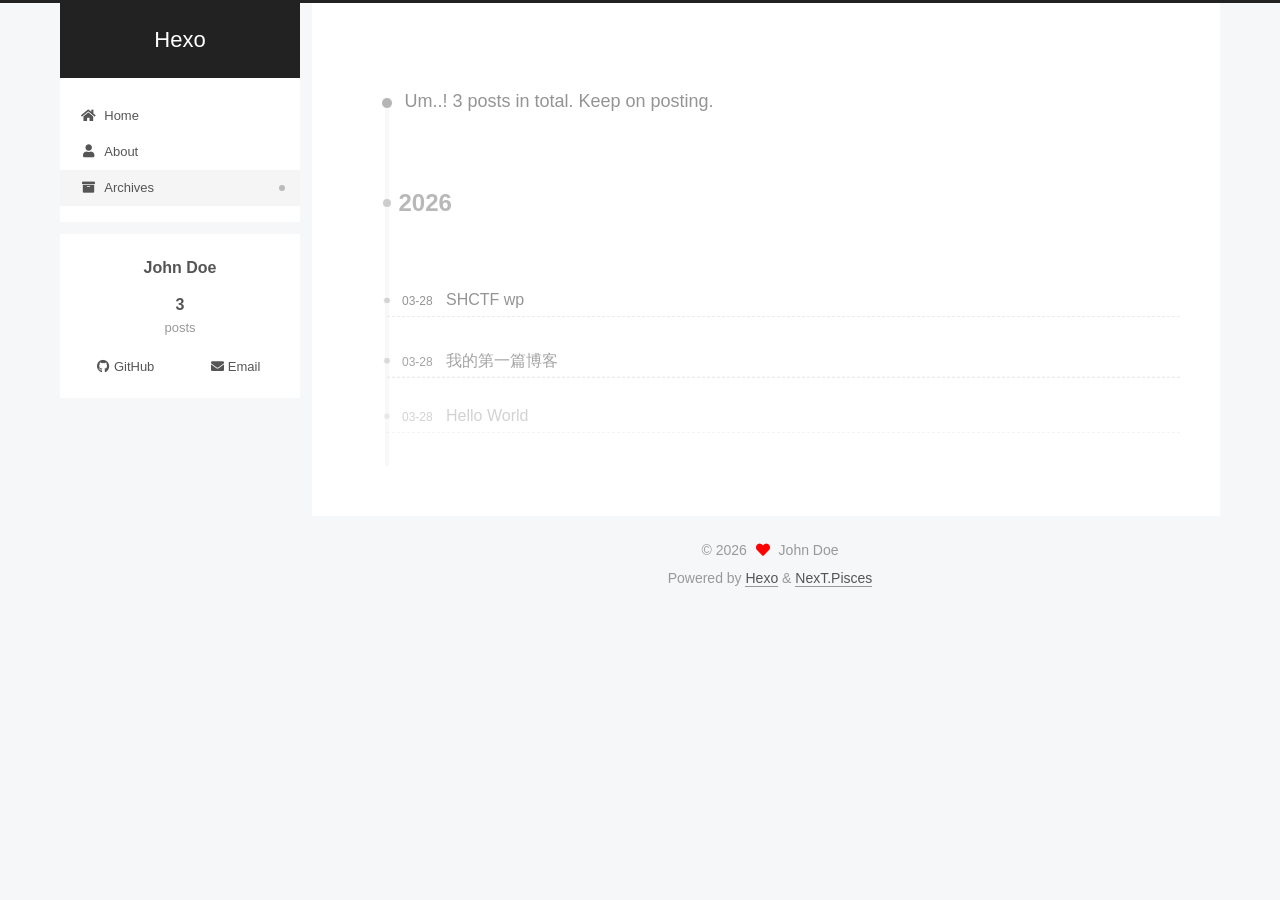
<file: archives/index.html>
<!DOCTYPE html>
<html lang="en">
<head>
  <meta charset="UTF-8">
<meta name="viewport" content="width=device-width, initial-scale=1, maximum-scale=2">
<meta name="theme-color" content="#222">
<meta name="generator" content="Hexo 8.1.1">
  <link rel="apple-touch-icon" sizes="180x180" href="/images/apple-touch-icon-next.png">
  <link rel="icon" type="image/png" sizes="32x32" href="/images/favicon-32x32-next.png">
  <link rel="icon" type="image/png" sizes="16x16" href="/images/favicon-16x16-next.png">
  <link rel="mask-icon" href="/images/logo.svg" color="#222">

<link rel="stylesheet" href="/css/main.css">


<link rel="stylesheet" href="/lib/font-awesome/css/all.min.css">

<script id="hexo-configurations">
    var NexT = window.NexT || {};
    var CONFIG = {"hostname":"example.com","root":"/","scheme":"Pisces","version":"7.8.0","exturl":false,"sidebar":{"position":"left","display":"post","padding":18,"offset":12,"onmobile":false},"copycode":{"enable":false,"show_result":false,"style":null},"back2top":{"enable":true,"sidebar":false,"scrollpercent":false},"bookmark":{"enable":false,"color":"#222","save":"auto"},"fancybox":false,"mediumzoom":false,"lazyload":false,"pangu":false,"comments":{"style":"tabs","active":null,"storage":true,"lazyload":false,"nav":null},"algolia":{"hits":{"per_page":10},"labels":{"input_placeholder":"Search for Posts","hits_empty":"We didn't find any results for the search: ${query}","hits_stats":"${hits} results found in ${time} ms"}},"localsearch":{"enable":false,"trigger":"auto","top_n_per_article":1,"unescape":false,"preload":false},"motion":{"enable":true,"async":false,"transition":{"post_block":"fadeIn","post_header":"slideDownIn","post_body":"slideDownIn","coll_header":"slideLeftIn","sidebar":"slideUpIn"}}};
  </script>

  <meta property="og:type" content="website">
<meta property="og:title" content="Hexo">
<meta property="og:url" content="http://example.com/archives/index.html">
<meta property="og:site_name" content="Hexo">
<meta property="og:locale" content="en_US">
<meta property="article:author" content="John Doe">
<meta name="twitter:card" content="summary">

<link rel="canonical" href="http://example.com/archives/">


<script id="page-configurations">
  // https://hexo.io/docs/variables.html
  CONFIG.page = {
    sidebar: "",
    isHome : false,
    isPost : false,
    lang   : 'en'
  };
</script>

  <title>Archive | Hexo</title>
  






  <noscript>
  <style>
  .use-motion .brand,
  .use-motion .menu-item,
  .sidebar-inner,
  .use-motion .post-block,
  .use-motion .pagination,
  .use-motion .comments,
  .use-motion .post-header,
  .use-motion .post-body,
  .use-motion .collection-header { opacity: initial; }

  .use-motion .site-title,
  .use-motion .site-subtitle {
    opacity: initial;
    top: initial;
  }

  .use-motion .logo-line-before i { left: initial; }
  .use-motion .logo-line-after i { right: initial; }
  </style>
</noscript>

</head>

<body itemscope itemtype="http://schema.org/WebPage">
  <div class="container use-motion">
    <div class="headband"></div>

    <header class="header" itemscope itemtype="http://schema.org/WPHeader">
      <div class="header-inner"><div class="site-brand-container">
  <div class="site-nav-toggle">
    <div class="toggle" aria-label="Toggle navigation bar">
      <span class="toggle-line toggle-line-first"></span>
      <span class="toggle-line toggle-line-middle"></span>
      <span class="toggle-line toggle-line-last"></span>
    </div>
  </div>

  <div class="site-meta">

    <a href="/" class="brand" rel="start">
      <span class="logo-line-before"><i></i></span>
      <h1 class="site-title">Hexo</h1>
      <span class="logo-line-after"><i></i></span>
    </a>
  </div>

  <div class="site-nav-right">
    <div class="toggle popup-trigger">
    </div>
  </div>
</div>




<nav class="site-nav">
  <ul id="menu" class="main-menu menu">
        <li class="menu-item menu-item-home">

    <a href="/" rel="section"><i class="fa fa-home fa-fw"></i>Home</a>

  </li>
        <li class="menu-item menu-item-about">

    <a href="/about/" rel="section"><i class="fa fa-user fa-fw"></i>About</a>

  </li>
        <li class="menu-item menu-item-archives">

    <a href="/archives/" rel="section"><i class="fa fa-archive fa-fw"></i>Archives</a>

  </li>
  </ul>
</nav>




</div>
    </header>

    
  <div class="back-to-top">
    <i class="fa fa-arrow-up"></i>
    <span>0%</span>
  </div>


    <main class="main">
      <div class="main-inner">
        <div class="content-wrap">
          

          <div class="content archive">
            

  
  
  
  <div class="post-block">
    <div class="posts-collapse">
      <div class="collection-title">
        <span class="collection-header">Um..! 3 posts in total. Keep on posting.</span>
      </div>

      
    <div class="collection-year">
      <span class="collection-header">2026</span>
    </div>

  <article itemscope itemtype="http://schema.org/Article">
    <header class="post-header">

      <div class="post-meta">
        <time itemprop="dateCreated"
              datetime="2026-03-28T17:45:54+08:00"
              content="2026-03-28">
          03-28
        </time>
      </div>

      <div class="post-title">
          <a class="post-title-link" href="/2026/03/28/SHCTF-wp/" itemprop="url">
            <span itemprop="name">SHCTF wp</span>
          </a>
      </div>

    </header>
  </article>

  <article itemscope itemtype="http://schema.org/Article">
    <header class="post-header">

      <div class="post-meta">
        <time itemprop="dateCreated"
              datetime="2026-03-28T16:19:09+08:00"
              content="2026-03-28">
          03-28
        </time>
      </div>

      <div class="post-title">
          <a class="post-title-link" href="/2026/03/28/%E6%88%91%E7%9A%84%E7%AC%AC%E4%B8%80%E7%AF%87%E5%8D%9A%E5%AE%A2/" itemprop="url">
            <span itemprop="name">我的第一篇博客</span>
          </a>
      </div>

    </header>
  </article>

  <article itemscope itemtype="http://schema.org/Article">
    <header class="post-header">

      <div class="post-meta">
        <time itemprop="dateCreated"
              datetime="2026-03-28T15:59:46+08:00"
              content="2026-03-28">
          03-28
        </time>
      </div>

      <div class="post-title">
          <a class="post-title-link" href="/2026/03/28/hello-world/" itemprop="url">
            <span itemprop="name">Hello World</span>
          </a>
      </div>

    </header>
  </article>


    </div>
  </div>
  
  
  

  



          </div>
          

<script>
  window.addEventListener('tabs:register', () => {
    let { activeClass } = CONFIG.comments;
    if (CONFIG.comments.storage) {
      activeClass = localStorage.getItem('comments_active') || activeClass;
    }
    if (activeClass) {
      let activeTab = document.querySelector(`a[href="#comment-${activeClass}"]`);
      if (activeTab) {
        activeTab.click();
      }
    }
  });
  if (CONFIG.comments.storage) {
    window.addEventListener('tabs:click', event => {
      if (!event.target.matches('.tabs-comment .tab-content .tab-pane')) return;
      let commentClass = event.target.classList[1];
      localStorage.setItem('comments_active', commentClass);
    });
  }
</script>

        </div>
          
  
  <div class="toggle sidebar-toggle">
    <span class="toggle-line toggle-line-first"></span>
    <span class="toggle-line toggle-line-middle"></span>
    <span class="toggle-line toggle-line-last"></span>
  </div>

  <aside class="sidebar">
    <div class="sidebar-inner">

      <ul class="sidebar-nav motion-element">
        <li class="sidebar-nav-toc">
          Table of Contents
        </li>
        <li class="sidebar-nav-overview">
          Overview
        </li>
      </ul>

      <!--noindex-->
      <div class="post-toc-wrap sidebar-panel">
      </div>
      <!--/noindex-->

      <div class="site-overview-wrap sidebar-panel">
        <div class="site-author motion-element" itemprop="author" itemscope itemtype="http://schema.org/Person">
  <p class="site-author-name" itemprop="name">John Doe</p>
  <div class="site-description" itemprop="description"></div>
</div>
<div class="site-state-wrap motion-element">
  <nav class="site-state">
      <div class="site-state-item site-state-posts">
          <a href="/archives/">
        
          <span class="site-state-item-count">3</span>
          <span class="site-state-item-name">posts</span>
        </a>
      </div>
  </nav>
</div>
  <div class="links-of-author motion-element">
      <span class="links-of-author-item">
        <a href="https://github.com/Mechial-creat" title="GitHub → https:&#x2F;&#x2F;github.com&#x2F;Mechial-creat" rel="noopener" target="_blank"><i class="fab fa-github fa-fw"></i>GitHub</a>
      </span>
      <span class="links-of-author-item">
        <a href="mailto:2167026814@qq.com" title="Email → mailto:2167026814@qq.com" rel="noopener" target="_blank"><i class="fa fa-envelope fa-fw"></i>Email</a>
      </span>
  </div>



      </div>

    </div>
  </aside>
  <div id="sidebar-dimmer"></div>


      </div>
    </main>

    <footer class="footer">
      <div class="footer-inner">
        

        

<div class="copyright">
  
  &copy; 
  <span itemprop="copyrightYear">2026</span>
  <span class="with-love">
    <i class="fa fa-heart"></i>
  </span>
  <span class="author" itemprop="copyrightHolder">John Doe</span>
</div>
  <div class="powered-by">Powered by <a href="https://hexo.io/" class="theme-link" rel="noopener" target="_blank">Hexo</a> & <a href="https://pisces.theme-next.org/" class="theme-link" rel="noopener" target="_blank">NexT.Pisces</a>
  </div>

        








      </div>
    </footer>
  </div>

  
  <script src="/lib/anime.min.js"></script>
  <script src="/lib/velocity/velocity.min.js"></script>
  <script src="/lib/velocity/velocity.ui.min.js"></script>

<script src="/js/utils.js"></script>

<script src="/js/motion.js"></script>


<script src="/js/schemes/pisces.js"></script>


<script src="/js/next-boot.js"></script>




  















  

  

</body>
</html>
</file>
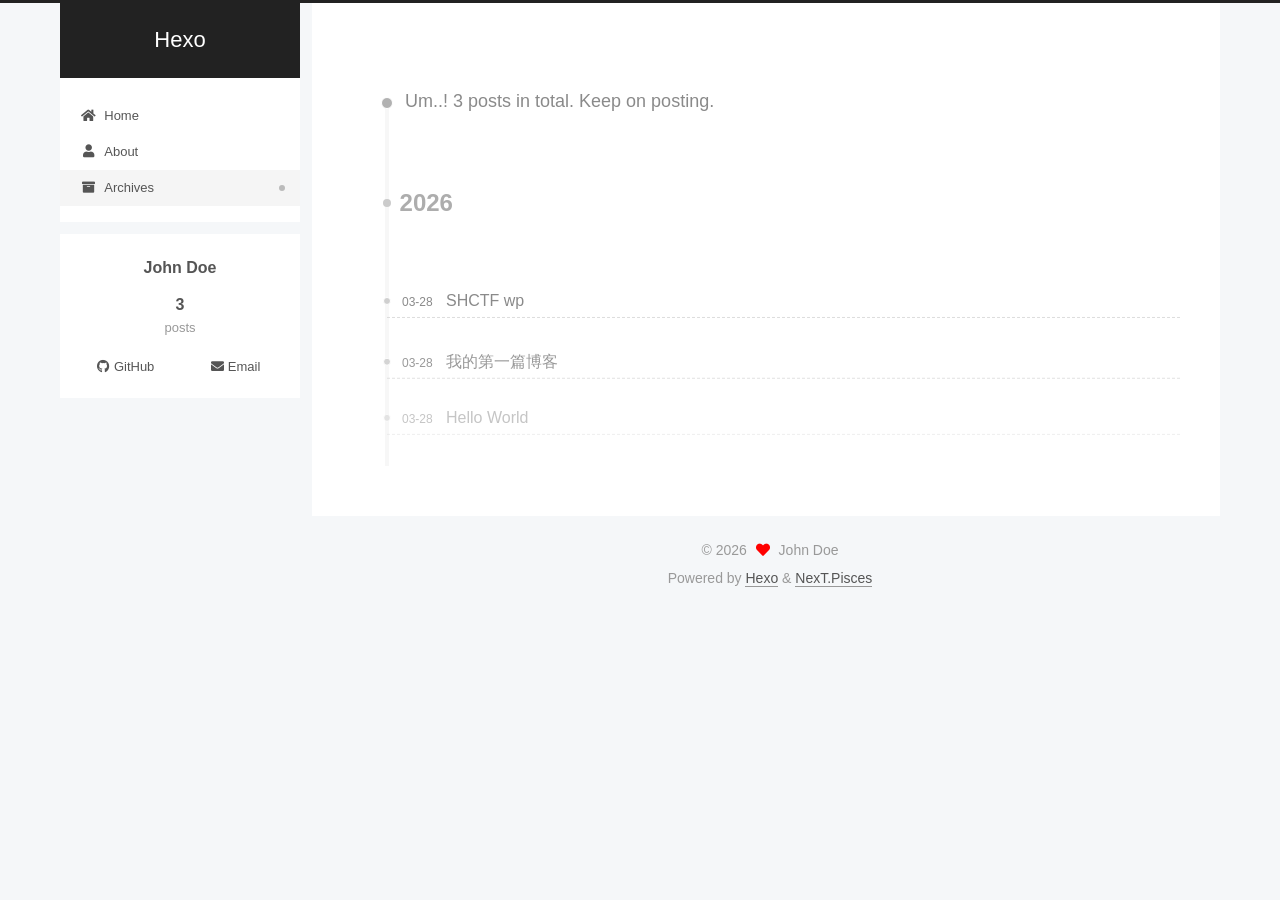
<file: archives/2026/index.html>
<!DOCTYPE html>
<html lang="en">
<head>
  <meta charset="UTF-8">
<meta name="viewport" content="width=device-width, initial-scale=1, maximum-scale=2">
<meta name="theme-color" content="#222">
<meta name="generator" content="Hexo 8.1.1">
  <link rel="apple-touch-icon" sizes="180x180" href="/images/apple-touch-icon-next.png">
  <link rel="icon" type="image/png" sizes="32x32" href="/images/favicon-32x32-next.png">
  <link rel="icon" type="image/png" sizes="16x16" href="/images/favicon-16x16-next.png">
  <link rel="mask-icon" href="/images/logo.svg" color="#222">

<link rel="stylesheet" href="/css/main.css">


<link rel="stylesheet" href="/lib/font-awesome/css/all.min.css">

<script id="hexo-configurations">
    var NexT = window.NexT || {};
    var CONFIG = {"hostname":"example.com","root":"/","scheme":"Pisces","version":"7.8.0","exturl":false,"sidebar":{"position":"left","display":"post","padding":18,"offset":12,"onmobile":false},"copycode":{"enable":false,"show_result":false,"style":null},"back2top":{"enable":true,"sidebar":false,"scrollpercent":false},"bookmark":{"enable":false,"color":"#222","save":"auto"},"fancybox":false,"mediumzoom":false,"lazyload":false,"pangu":false,"comments":{"style":"tabs","active":null,"storage":true,"lazyload":false,"nav":null},"algolia":{"hits":{"per_page":10},"labels":{"input_placeholder":"Search for Posts","hits_empty":"We didn't find any results for the search: ${query}","hits_stats":"${hits} results found in ${time} ms"}},"localsearch":{"enable":false,"trigger":"auto","top_n_per_article":1,"unescape":false,"preload":false},"motion":{"enable":true,"async":false,"transition":{"post_block":"fadeIn","post_header":"slideDownIn","post_body":"slideDownIn","coll_header":"slideLeftIn","sidebar":"slideUpIn"}}};
  </script>

  <meta property="og:type" content="website">
<meta property="og:title" content="Hexo">
<meta property="og:url" content="http://example.com/archives/2026/index.html">
<meta property="og:site_name" content="Hexo">
<meta property="og:locale" content="en_US">
<meta property="article:author" content="John Doe">
<meta name="twitter:card" content="summary">

<link rel="canonical" href="http://example.com/archives/2026/">


<script id="page-configurations">
  // https://hexo.io/docs/variables.html
  CONFIG.page = {
    sidebar: "",
    isHome : false,
    isPost : false,
    lang   : 'en'
  };
</script>

  <title>Archive | Hexo</title>
  






  <noscript>
  <style>
  .use-motion .brand,
  .use-motion .menu-item,
  .sidebar-inner,
  .use-motion .post-block,
  .use-motion .pagination,
  .use-motion .comments,
  .use-motion .post-header,
  .use-motion .post-body,
  .use-motion .collection-header { opacity: initial; }

  .use-motion .site-title,
  .use-motion .site-subtitle {
    opacity: initial;
    top: initial;
  }

  .use-motion .logo-line-before i { left: initial; }
  .use-motion .logo-line-after i { right: initial; }
  </style>
</noscript>

</head>

<body itemscope itemtype="http://schema.org/WebPage">
  <div class="container use-motion">
    <div class="headband"></div>

    <header class="header" itemscope itemtype="http://schema.org/WPHeader">
      <div class="header-inner"><div class="site-brand-container">
  <div class="site-nav-toggle">
    <div class="toggle" aria-label="Toggle navigation bar">
      <span class="toggle-line toggle-line-first"></span>
      <span class="toggle-line toggle-line-middle"></span>
      <span class="toggle-line toggle-line-last"></span>
    </div>
  </div>

  <div class="site-meta">

    <a href="/" class="brand" rel="start">
      <span class="logo-line-before"><i></i></span>
      <h1 class="site-title">Hexo</h1>
      <span class="logo-line-after"><i></i></span>
    </a>
  </div>

  <div class="site-nav-right">
    <div class="toggle popup-trigger">
    </div>
  </div>
</div>




<nav class="site-nav">
  <ul id="menu" class="main-menu menu">
        <li class="menu-item menu-item-home">

    <a href="/" rel="section"><i class="fa fa-home fa-fw"></i>Home</a>

  </li>
        <li class="menu-item menu-item-about">

    <a href="/about/" rel="section"><i class="fa fa-user fa-fw"></i>About</a>

  </li>
        <li class="menu-item menu-item-archives">

    <a href="/archives/" rel="section"><i class="fa fa-archive fa-fw"></i>Archives</a>

  </li>
  </ul>
</nav>




</div>
    </header>

    
  <div class="back-to-top">
    <i class="fa fa-arrow-up"></i>
    <span>0%</span>
  </div>


    <main class="main">
      <div class="main-inner">
        <div class="content-wrap">
          

          <div class="content archive">
            

  
  
  
  <div class="post-block">
    <div class="posts-collapse">
      <div class="collection-title">
        <span class="collection-header">Um..! 3 posts in total. Keep on posting.</span>
      </div>

      
    <div class="collection-year">
      <span class="collection-header">2026</span>
    </div>

  <article itemscope itemtype="http://schema.org/Article">
    <header class="post-header">

      <div class="post-meta">
        <time itemprop="dateCreated"
              datetime="2026-03-28T17:45:54+08:00"
              content="2026-03-28">
          03-28
        </time>
      </div>

      <div class="post-title">
          <a class="post-title-link" href="/2026/03/28/SHCTF-wp/" itemprop="url">
            <span itemprop="name">SHCTF wp</span>
          </a>
      </div>

    </header>
  </article>

  <article itemscope itemtype="http://schema.org/Article">
    <header class="post-header">

      <div class="post-meta">
        <time itemprop="dateCreated"
              datetime="2026-03-28T16:19:09+08:00"
              content="2026-03-28">
          03-28
        </time>
      </div>

      <div class="post-title">
          <a class="post-title-link" href="/2026/03/28/%E6%88%91%E7%9A%84%E7%AC%AC%E4%B8%80%E7%AF%87%E5%8D%9A%E5%AE%A2/" itemprop="url">
            <span itemprop="name">我的第一篇博客</span>
          </a>
      </div>

    </header>
  </article>

  <article itemscope itemtype="http://schema.org/Article">
    <header class="post-header">

      <div class="post-meta">
        <time itemprop="dateCreated"
              datetime="2026-03-28T15:59:46+08:00"
              content="2026-03-28">
          03-28
        </time>
      </div>

      <div class="post-title">
          <a class="post-title-link" href="/2026/03/28/hello-world/" itemprop="url">
            <span itemprop="name">Hello World</span>
          </a>
      </div>

    </header>
  </article>


    </div>
  </div>
  
  
  

  



          </div>
          

<script>
  window.addEventListener('tabs:register', () => {
    let { activeClass } = CONFIG.comments;
    if (CONFIG.comments.storage) {
      activeClass = localStorage.getItem('comments_active') || activeClass;
    }
    if (activeClass) {
      let activeTab = document.querySelector(`a[href="#comment-${activeClass}"]`);
      if (activeTab) {
        activeTab.click();
      }
    }
  });
  if (CONFIG.comments.storage) {
    window.addEventListener('tabs:click', event => {
      if (!event.target.matches('.tabs-comment .tab-content .tab-pane')) return;
      let commentClass = event.target.classList[1];
      localStorage.setItem('comments_active', commentClass);
    });
  }
</script>

        </div>
          
  
  <div class="toggle sidebar-toggle">
    <span class="toggle-line toggle-line-first"></span>
    <span class="toggle-line toggle-line-middle"></span>
    <span class="toggle-line toggle-line-last"></span>
  </div>

  <aside class="sidebar">
    <div class="sidebar-inner">

      <ul class="sidebar-nav motion-element">
        <li class="sidebar-nav-toc">
          Table of Contents
        </li>
        <li class="sidebar-nav-overview">
          Overview
        </li>
      </ul>

      <!--noindex-->
      <div class="post-toc-wrap sidebar-panel">
      </div>
      <!--/noindex-->

      <div class="site-overview-wrap sidebar-panel">
        <div class="site-author motion-element" itemprop="author" itemscope itemtype="http://schema.org/Person">
  <p class="site-author-name" itemprop="name">John Doe</p>
  <div class="site-description" itemprop="description"></div>
</div>
<div class="site-state-wrap motion-element">
  <nav class="site-state">
      <div class="site-state-item site-state-posts">
          <a href="/archives/">
        
          <span class="site-state-item-count">3</span>
          <span class="site-state-item-name">posts</span>
        </a>
      </div>
  </nav>
</div>
  <div class="links-of-author motion-element">
      <span class="links-of-author-item">
        <a href="https://github.com/Mechial-creat" title="GitHub → https:&#x2F;&#x2F;github.com&#x2F;Mechial-creat" rel="noopener" target="_blank"><i class="fab fa-github fa-fw"></i>GitHub</a>
      </span>
      <span class="links-of-author-item">
        <a href="mailto:2167026814@qq.com" title="Email → mailto:2167026814@qq.com" rel="noopener" target="_blank"><i class="fa fa-envelope fa-fw"></i>Email</a>
      </span>
  </div>



      </div>

    </div>
  </aside>
  <div id="sidebar-dimmer"></div>


      </div>
    </main>

    <footer class="footer">
      <div class="footer-inner">
        

        

<div class="copyright">
  
  &copy; 
  <span itemprop="copyrightYear">2026</span>
  <span class="with-love">
    <i class="fa fa-heart"></i>
  </span>
  <span class="author" itemprop="copyrightHolder">John Doe</span>
</div>
  <div class="powered-by">Powered by <a href="https://hexo.io/" class="theme-link" rel="noopener" target="_blank">Hexo</a> & <a href="https://pisces.theme-next.org/" class="theme-link" rel="noopener" target="_blank">NexT.Pisces</a>
  </div>

        








      </div>
    </footer>
  </div>

  
  <script src="/lib/anime.min.js"></script>
  <script src="/lib/velocity/velocity.min.js"></script>
  <script src="/lib/velocity/velocity.ui.min.js"></script>

<script src="/js/utils.js"></script>

<script src="/js/motion.js"></script>


<script src="/js/schemes/pisces.js"></script>


<script src="/js/next-boot.js"></script>




  















  

  

</body>
</html>
</file>
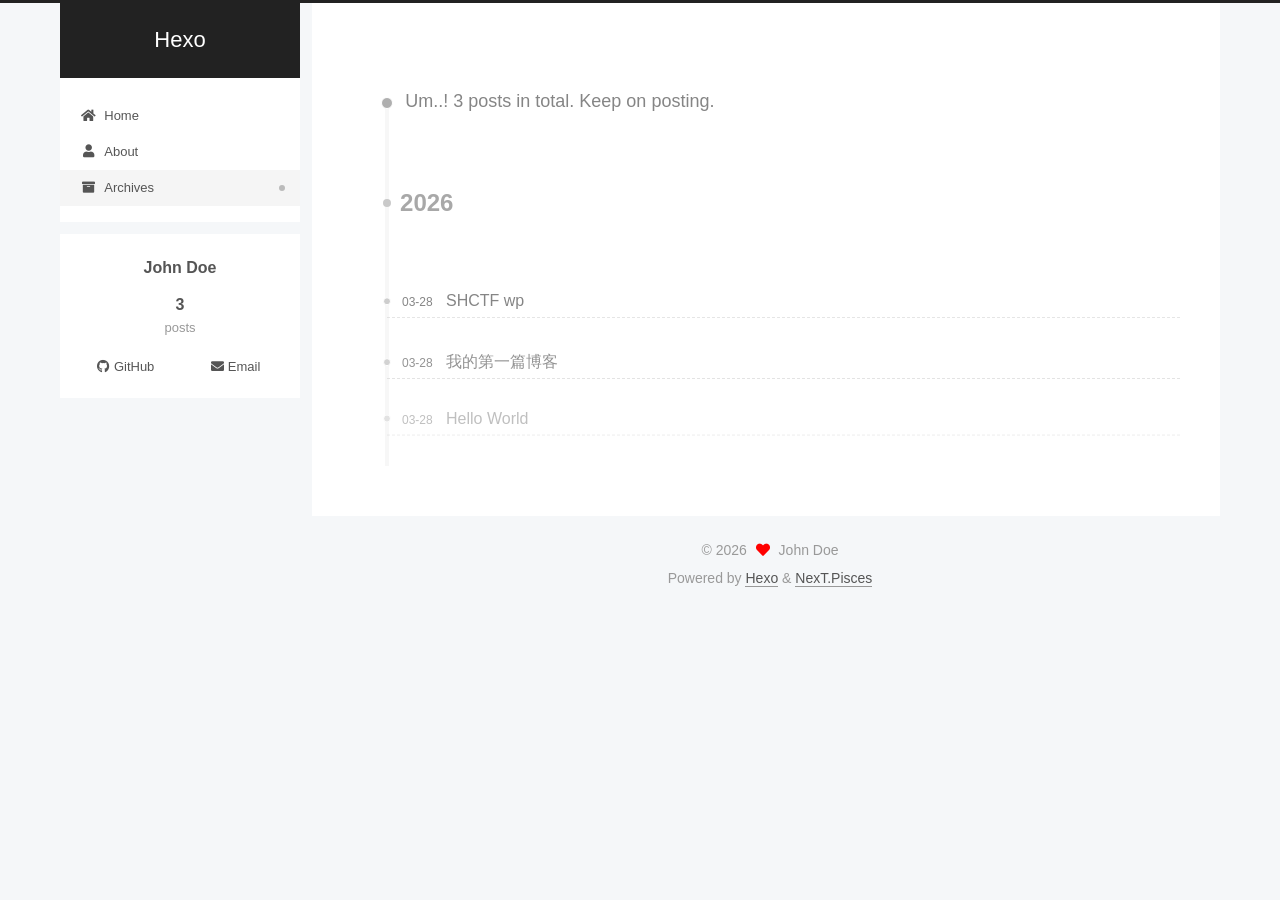
<file: archives/2026/03/index.html>
<!DOCTYPE html>
<html lang="en">
<head>
  <meta charset="UTF-8">
<meta name="viewport" content="width=device-width, initial-scale=1, maximum-scale=2">
<meta name="theme-color" content="#222">
<meta name="generator" content="Hexo 8.1.1">
  <link rel="apple-touch-icon" sizes="180x180" href="/images/apple-touch-icon-next.png">
  <link rel="icon" type="image/png" sizes="32x32" href="/images/favicon-32x32-next.png">
  <link rel="icon" type="image/png" sizes="16x16" href="/images/favicon-16x16-next.png">
  <link rel="mask-icon" href="/images/logo.svg" color="#222">

<link rel="stylesheet" href="/css/main.css">


<link rel="stylesheet" href="/lib/font-awesome/css/all.min.css">

<script id="hexo-configurations">
    var NexT = window.NexT || {};
    var CONFIG = {"hostname":"example.com","root":"/","scheme":"Pisces","version":"7.8.0","exturl":false,"sidebar":{"position":"left","display":"post","padding":18,"offset":12,"onmobile":false},"copycode":{"enable":false,"show_result":false,"style":null},"back2top":{"enable":true,"sidebar":false,"scrollpercent":false},"bookmark":{"enable":false,"color":"#222","save":"auto"},"fancybox":false,"mediumzoom":false,"lazyload":false,"pangu":false,"comments":{"style":"tabs","active":null,"storage":true,"lazyload":false,"nav":null},"algolia":{"hits":{"per_page":10},"labels":{"input_placeholder":"Search for Posts","hits_empty":"We didn't find any results for the search: ${query}","hits_stats":"${hits} results found in ${time} ms"}},"localsearch":{"enable":false,"trigger":"auto","top_n_per_article":1,"unescape":false,"preload":false},"motion":{"enable":true,"async":false,"transition":{"post_block":"fadeIn","post_header":"slideDownIn","post_body":"slideDownIn","coll_header":"slideLeftIn","sidebar":"slideUpIn"}}};
  </script>

  <meta property="og:type" content="website">
<meta property="og:title" content="Hexo">
<meta property="og:url" content="http://example.com/archives/2026/03/index.html">
<meta property="og:site_name" content="Hexo">
<meta property="og:locale" content="en_US">
<meta property="article:author" content="John Doe">
<meta name="twitter:card" content="summary">

<link rel="canonical" href="http://example.com/archives/2026/03/">


<script id="page-configurations">
  // https://hexo.io/docs/variables.html
  CONFIG.page = {
    sidebar: "",
    isHome : false,
    isPost : false,
    lang   : 'en'
  };
</script>

  <title>Archive | Hexo</title>
  






  <noscript>
  <style>
  .use-motion .brand,
  .use-motion .menu-item,
  .sidebar-inner,
  .use-motion .post-block,
  .use-motion .pagination,
  .use-motion .comments,
  .use-motion .post-header,
  .use-motion .post-body,
  .use-motion .collection-header { opacity: initial; }

  .use-motion .site-title,
  .use-motion .site-subtitle {
    opacity: initial;
    top: initial;
  }

  .use-motion .logo-line-before i { left: initial; }
  .use-motion .logo-line-after i { right: initial; }
  </style>
</noscript>

</head>

<body itemscope itemtype="http://schema.org/WebPage">
  <div class="container use-motion">
    <div class="headband"></div>

    <header class="header" itemscope itemtype="http://schema.org/WPHeader">
      <div class="header-inner"><div class="site-brand-container">
  <div class="site-nav-toggle">
    <div class="toggle" aria-label="Toggle navigation bar">
      <span class="toggle-line toggle-line-first"></span>
      <span class="toggle-line toggle-line-middle"></span>
      <span class="toggle-line toggle-line-last"></span>
    </div>
  </div>

  <div class="site-meta">

    <a href="/" class="brand" rel="start">
      <span class="logo-line-before"><i></i></span>
      <h1 class="site-title">Hexo</h1>
      <span class="logo-line-after"><i></i></span>
    </a>
  </div>

  <div class="site-nav-right">
    <div class="toggle popup-trigger">
    </div>
  </div>
</div>




<nav class="site-nav">
  <ul id="menu" class="main-menu menu">
        <li class="menu-item menu-item-home">

    <a href="/" rel="section"><i class="fa fa-home fa-fw"></i>Home</a>

  </li>
        <li class="menu-item menu-item-about">

    <a href="/about/" rel="section"><i class="fa fa-user fa-fw"></i>About</a>

  </li>
        <li class="menu-item menu-item-archives">

    <a href="/archives/" rel="section"><i class="fa fa-archive fa-fw"></i>Archives</a>

  </li>
  </ul>
</nav>




</div>
    </header>

    
  <div class="back-to-top">
    <i class="fa fa-arrow-up"></i>
    <span>0%</span>
  </div>


    <main class="main">
      <div class="main-inner">
        <div class="content-wrap">
          

          <div class="content archive">
            

  
  
  
  <div class="post-block">
    <div class="posts-collapse">
      <div class="collection-title">
        <span class="collection-header">Um..! 3 posts in total. Keep on posting.</span>
      </div>

      
    <div class="collection-year">
      <span class="collection-header">2026</span>
    </div>

  <article itemscope itemtype="http://schema.org/Article">
    <header class="post-header">

      <div class="post-meta">
        <time itemprop="dateCreated"
              datetime="2026-03-28T17:45:54+08:00"
              content="2026-03-28">
          03-28
        </time>
      </div>

      <div class="post-title">
          <a class="post-title-link" href="/2026/03/28/SHCTF-wp/" itemprop="url">
            <span itemprop="name">SHCTF wp</span>
          </a>
      </div>

    </header>
  </article>

  <article itemscope itemtype="http://schema.org/Article">
    <header class="post-header">

      <div class="post-meta">
        <time itemprop="dateCreated"
              datetime="2026-03-28T16:19:09+08:00"
              content="2026-03-28">
          03-28
        </time>
      </div>

      <div class="post-title">
          <a class="post-title-link" href="/2026/03/28/%E6%88%91%E7%9A%84%E7%AC%AC%E4%B8%80%E7%AF%87%E5%8D%9A%E5%AE%A2/" itemprop="url">
            <span itemprop="name">我的第一篇博客</span>
          </a>
      </div>

    </header>
  </article>

  <article itemscope itemtype="http://schema.org/Article">
    <header class="post-header">

      <div class="post-meta">
        <time itemprop="dateCreated"
              datetime="2026-03-28T15:59:46+08:00"
              content="2026-03-28">
          03-28
        </time>
      </div>

      <div class="post-title">
          <a class="post-title-link" href="/2026/03/28/hello-world/" itemprop="url">
            <span itemprop="name">Hello World</span>
          </a>
      </div>

    </header>
  </article>


    </div>
  </div>
  
  
  

  



          </div>
          

<script>
  window.addEventListener('tabs:register', () => {
    let { activeClass } = CONFIG.comments;
    if (CONFIG.comments.storage) {
      activeClass = localStorage.getItem('comments_active') || activeClass;
    }
    if (activeClass) {
      let activeTab = document.querySelector(`a[href="#comment-${activeClass}"]`);
      if (activeTab) {
        activeTab.click();
      }
    }
  });
  if (CONFIG.comments.storage) {
    window.addEventListener('tabs:click', event => {
      if (!event.target.matches('.tabs-comment .tab-content .tab-pane')) return;
      let commentClass = event.target.classList[1];
      localStorage.setItem('comments_active', commentClass);
    });
  }
</script>

        </div>
          
  
  <div class="toggle sidebar-toggle">
    <span class="toggle-line toggle-line-first"></span>
    <span class="toggle-line toggle-line-middle"></span>
    <span class="toggle-line toggle-line-last"></span>
  </div>

  <aside class="sidebar">
    <div class="sidebar-inner">

      <ul class="sidebar-nav motion-element">
        <li class="sidebar-nav-toc">
          Table of Contents
        </li>
        <li class="sidebar-nav-overview">
          Overview
        </li>
      </ul>

      <!--noindex-->
      <div class="post-toc-wrap sidebar-panel">
      </div>
      <!--/noindex-->

      <div class="site-overview-wrap sidebar-panel">
        <div class="site-author motion-element" itemprop="author" itemscope itemtype="http://schema.org/Person">
  <p class="site-author-name" itemprop="name">John Doe</p>
  <div class="site-description" itemprop="description"></div>
</div>
<div class="site-state-wrap motion-element">
  <nav class="site-state">
      <div class="site-state-item site-state-posts">
          <a href="/archives/">
        
          <span class="site-state-item-count">3</span>
          <span class="site-state-item-name">posts</span>
        </a>
      </div>
  </nav>
</div>
  <div class="links-of-author motion-element">
      <span class="links-of-author-item">
        <a href="https://github.com/Mechial-creat" title="GitHub → https:&#x2F;&#x2F;github.com&#x2F;Mechial-creat" rel="noopener" target="_blank"><i class="fab fa-github fa-fw"></i>GitHub</a>
      </span>
      <span class="links-of-author-item">
        <a href="mailto:2167026814@qq.com" title="Email → mailto:2167026814@qq.com" rel="noopener" target="_blank"><i class="fa fa-envelope fa-fw"></i>Email</a>
      </span>
  </div>



      </div>

    </div>
  </aside>
  <div id="sidebar-dimmer"></div>


      </div>
    </main>

    <footer class="footer">
      <div class="footer-inner">
        

        

<div class="copyright">
  
  &copy; 
  <span itemprop="copyrightYear">2026</span>
  <span class="with-love">
    <i class="fa fa-heart"></i>
  </span>
  <span class="author" itemprop="copyrightHolder">John Doe</span>
</div>
  <div class="powered-by">Powered by <a href="https://hexo.io/" class="theme-link" rel="noopener" target="_blank">Hexo</a> & <a href="https://pisces.theme-next.org/" class="theme-link" rel="noopener" target="_blank">NexT.Pisces</a>
  </div>

        








      </div>
    </footer>
  </div>

  
  <script src="/lib/anime.min.js"></script>
  <script src="/lib/velocity/velocity.min.js"></script>
  <script src="/lib/velocity/velocity.ui.min.js"></script>

<script src="/js/utils.js"></script>

<script src="/js/motion.js"></script>


<script src="/js/schemes/pisces.js"></script>


<script src="/js/next-boot.js"></script>




  















  

  

</body>
</html>
</file>
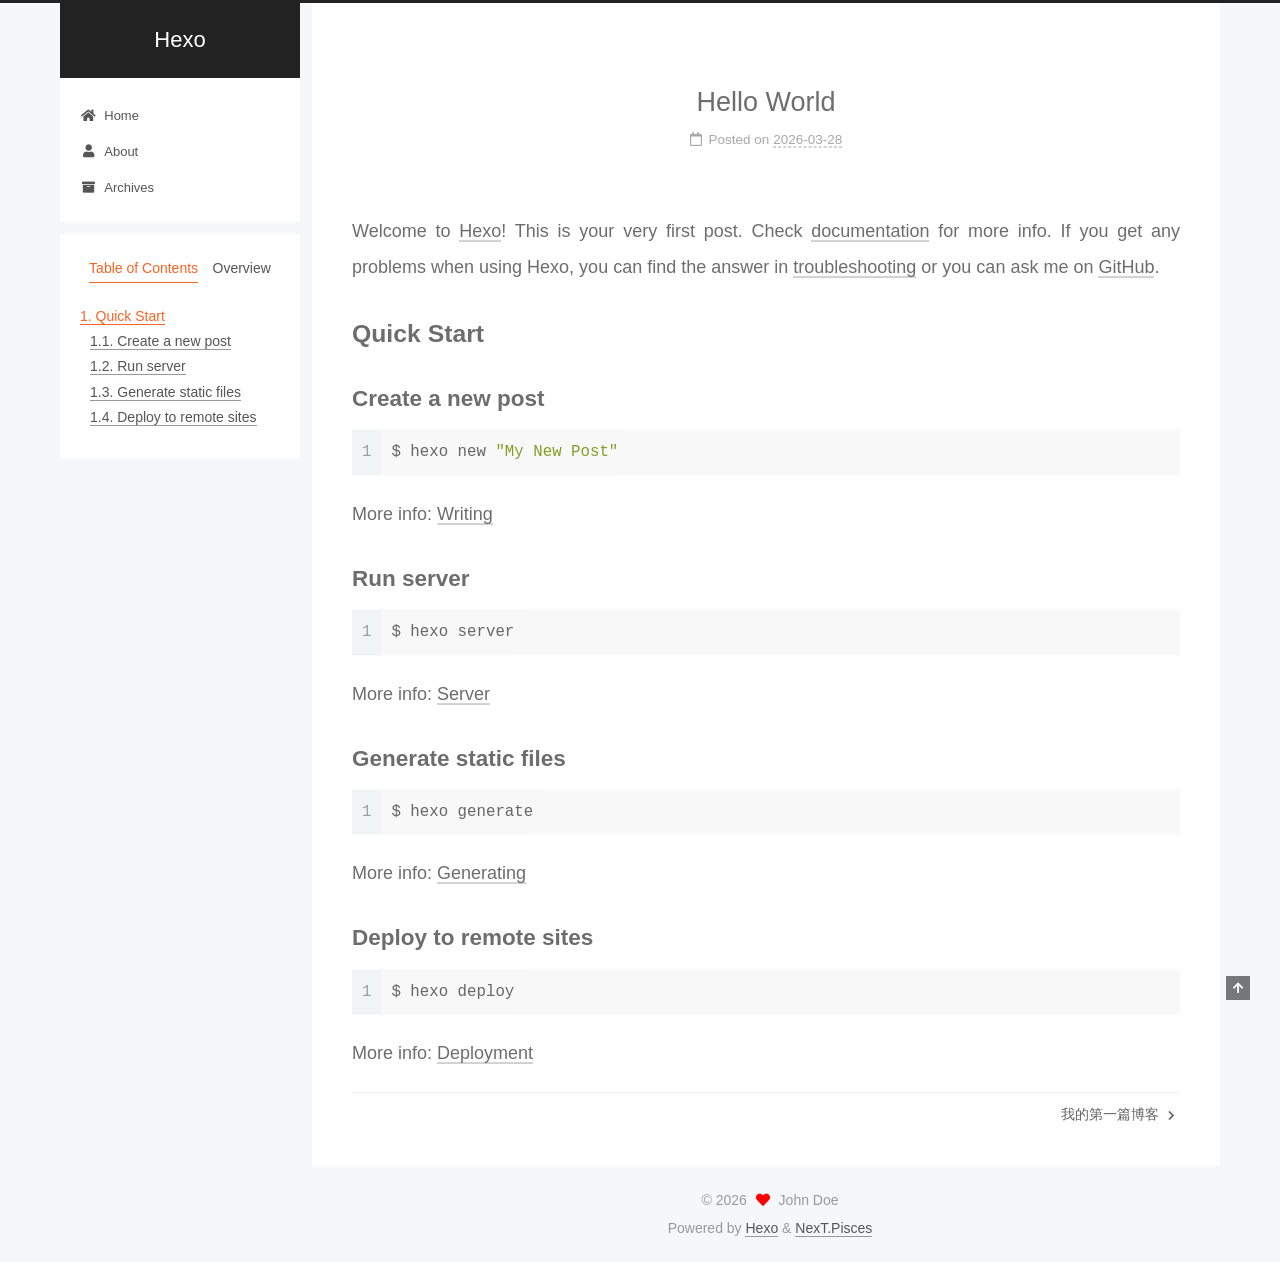
<file: 2026/03/28/hello-world/index.html>
<!DOCTYPE html>
<html lang="en">
<head>
  <meta charset="UTF-8">
<meta name="viewport" content="width=device-width, initial-scale=1, maximum-scale=2">
<meta name="theme-color" content="#222">
<meta name="generator" content="Hexo 8.1.1">
  <link rel="apple-touch-icon" sizes="180x180" href="/images/apple-touch-icon-next.png">
  <link rel="icon" type="image/png" sizes="32x32" href="/images/favicon-32x32-next.png">
  <link rel="icon" type="image/png" sizes="16x16" href="/images/favicon-16x16-next.png">
  <link rel="mask-icon" href="/images/logo.svg" color="#222">

<link rel="stylesheet" href="/css/main.css">


<link rel="stylesheet" href="/lib/font-awesome/css/all.min.css">

<script id="hexo-configurations">
    var NexT = window.NexT || {};
    var CONFIG = {"hostname":"example.com","root":"/","scheme":"Pisces","version":"7.8.0","exturl":false,"sidebar":{"position":"left","display":"post","padding":18,"offset":12,"onmobile":false},"copycode":{"enable":false,"show_result":false,"style":null},"back2top":{"enable":true,"sidebar":false,"scrollpercent":false},"bookmark":{"enable":false,"color":"#222","save":"auto"},"fancybox":false,"mediumzoom":false,"lazyload":false,"pangu":false,"comments":{"style":"tabs","active":null,"storage":true,"lazyload":false,"nav":null},"algolia":{"hits":{"per_page":10},"labels":{"input_placeholder":"Search for Posts","hits_empty":"We didn't find any results for the search: ${query}","hits_stats":"${hits} results found in ${time} ms"}},"localsearch":{"enable":false,"trigger":"auto","top_n_per_article":1,"unescape":false,"preload":false},"motion":{"enable":true,"async":false,"transition":{"post_block":"fadeIn","post_header":"slideDownIn","post_body":"slideDownIn","coll_header":"slideLeftIn","sidebar":"slideUpIn"}}};
  </script>

  <meta name="description" content="Welcome to Hexo! This is your very first post. Check documentation for more info. If you get any problems when using Hexo, you can find the answer in troubleshooting or you can ask me on GitHub. Quick">
<meta property="og:type" content="article">
<meta property="og:title" content="Hello World">
<meta property="og:url" content="http://example.com/2026/03/28/hello-world/index.html">
<meta property="og:site_name" content="Hexo">
<meta property="og:description" content="Welcome to Hexo! This is your very first post. Check documentation for more info. If you get any problems when using Hexo, you can find the answer in troubleshooting or you can ask me on GitHub. Quick">
<meta property="og:locale" content="en_US">
<meta property="article:published_time" content="2026-03-28T07:59:46.919Z">
<meta property="article:modified_time" content="2026-03-28T07:59:46.919Z">
<meta property="article:author" content="John Doe">
<meta name="twitter:card" content="summary">

<link rel="canonical" href="http://example.com/2026/03/28/hello-world/">


<script id="page-configurations">
  // https://hexo.io/docs/variables.html
  CONFIG.page = {
    sidebar: "",
    isHome : false,
    isPost : true,
    lang   : 'en'
  };
</script>

  <title>Hello World | Hexo</title>
  






  <noscript>
  <style>
  .use-motion .brand,
  .use-motion .menu-item,
  .sidebar-inner,
  .use-motion .post-block,
  .use-motion .pagination,
  .use-motion .comments,
  .use-motion .post-header,
  .use-motion .post-body,
  .use-motion .collection-header { opacity: initial; }

  .use-motion .site-title,
  .use-motion .site-subtitle {
    opacity: initial;
    top: initial;
  }

  .use-motion .logo-line-before i { left: initial; }
  .use-motion .logo-line-after i { right: initial; }
  </style>
</noscript>

</head>

<body itemscope itemtype="http://schema.org/WebPage">
  <div class="container use-motion">
    <div class="headband"></div>

    <header class="header" itemscope itemtype="http://schema.org/WPHeader">
      <div class="header-inner"><div class="site-brand-container">
  <div class="site-nav-toggle">
    <div class="toggle" aria-label="Toggle navigation bar">
      <span class="toggle-line toggle-line-first"></span>
      <span class="toggle-line toggle-line-middle"></span>
      <span class="toggle-line toggle-line-last"></span>
    </div>
  </div>

  <div class="site-meta">

    <a href="/" class="brand" rel="start">
      <span class="logo-line-before"><i></i></span>
      <h1 class="site-title">Hexo</h1>
      <span class="logo-line-after"><i></i></span>
    </a>
  </div>

  <div class="site-nav-right">
    <div class="toggle popup-trigger">
    </div>
  </div>
</div>




<nav class="site-nav">
  <ul id="menu" class="main-menu menu">
        <li class="menu-item menu-item-home">

    <a href="/" rel="section"><i class="fa fa-home fa-fw"></i>Home</a>

  </li>
        <li class="menu-item menu-item-about">

    <a href="/about/" rel="section"><i class="fa fa-user fa-fw"></i>About</a>

  </li>
        <li class="menu-item menu-item-archives">

    <a href="/archives/" rel="section"><i class="fa fa-archive fa-fw"></i>Archives</a>

  </li>
  </ul>
</nav>




</div>
    </header>

    
  <div class="back-to-top">
    <i class="fa fa-arrow-up"></i>
    <span>0%</span>
  </div>


    <main class="main">
      <div class="main-inner">
        <div class="content-wrap">
          

          <div class="content post posts-expand">
            

    
  
  
  <article itemscope itemtype="http://schema.org/Article" class="post-block" lang="en">
    <link itemprop="mainEntityOfPage" href="http://example.com/2026/03/28/hello-world/">

    <span hidden itemprop="author" itemscope itemtype="http://schema.org/Person">
      <meta itemprop="image" content="/images/avatar.gif">
      <meta itemprop="name" content="John Doe">
      <meta itemprop="description" content="">
    </span>

    <span hidden itemprop="publisher" itemscope itemtype="http://schema.org/Organization">
      <meta itemprop="name" content="Hexo">
    </span>
      <header class="post-header">
        <h1 class="post-title" itemprop="name headline">
          Hello World
        </h1>

        <div class="post-meta">
            <span class="post-meta-item">
              <span class="post-meta-item-icon">
                <i class="far fa-calendar"></i>
              </span>
              <span class="post-meta-item-text">Posted on</span>

              <time title="Created: 2026-03-28 15:59:46" itemprop="dateCreated datePublished" datetime="2026-03-28T15:59:46+08:00">2026-03-28</time>
            </span>

          

        </div>
      </header>

    
    
    
    <div class="post-body" itemprop="articleBody">

      
        <p>Welcome to <a target="_blank" rel="noopener" href="https://hexo.io/">Hexo</a>! This is your very first post. Check <a target="_blank" rel="noopener" href="https://hexo.io/docs/">documentation</a> for more info. If you get any problems when using Hexo, you can find the answer in <a target="_blank" rel="noopener" href="https://hexo.io/docs/troubleshooting.html">troubleshooting</a> or you can ask me on <a target="_blank" rel="noopener" href="https://github.com/hexojs/hexo/issues">GitHub</a>.</p>
<h2 id="Quick-Start"><a href="#Quick-Start" class="headerlink" title="Quick Start"></a>Quick Start</h2><h3 id="Create-a-new-post"><a href="#Create-a-new-post" class="headerlink" title="Create a new post"></a>Create a new post</h3><figure class="highlight bash"><table><tr><td class="gutter"><pre><span class="line">1</span><br></pre></td><td class="code"><pre><span class="line">$ hexo new <span class="string">&quot;My New Post&quot;</span></span><br></pre></td></tr></table></figure>

<p>More info: <a target="_blank" rel="noopener" href="https://hexo.io/docs/writing.html">Writing</a></p>
<h3 id="Run-server"><a href="#Run-server" class="headerlink" title="Run server"></a>Run server</h3><figure class="highlight bash"><table><tr><td class="gutter"><pre><span class="line">1</span><br></pre></td><td class="code"><pre><span class="line">$ hexo server</span><br></pre></td></tr></table></figure>

<p>More info: <a target="_blank" rel="noopener" href="https://hexo.io/docs/server.html">Server</a></p>
<h3 id="Generate-static-files"><a href="#Generate-static-files" class="headerlink" title="Generate static files"></a>Generate static files</h3><figure class="highlight bash"><table><tr><td class="gutter"><pre><span class="line">1</span><br></pre></td><td class="code"><pre><span class="line">$ hexo generate</span><br></pre></td></tr></table></figure>

<p>More info: <a target="_blank" rel="noopener" href="https://hexo.io/docs/generating.html">Generating</a></p>
<h3 id="Deploy-to-remote-sites"><a href="#Deploy-to-remote-sites" class="headerlink" title="Deploy to remote sites"></a>Deploy to remote sites</h3><figure class="highlight bash"><table><tr><td class="gutter"><pre><span class="line">1</span><br></pre></td><td class="code"><pre><span class="line">$ hexo deploy</span><br></pre></td></tr></table></figure>

<p>More info: <a target="_blank" rel="noopener" href="https://hexo.io/docs/one-command-deployment.html">Deployment</a></p>

    </div>

    
    
    

      <footer class="post-footer">

        


        
    <div class="post-nav">
      <div class="post-nav-item"></div>
      <div class="post-nav-item">
    <a href="/2026/03/28/%E6%88%91%E7%9A%84%E7%AC%AC%E4%B8%80%E7%AF%87%E5%8D%9A%E5%AE%A2/" rel="next" title="我的第一篇博客">
      我的第一篇博客 <i class="fa fa-chevron-right"></i>
    </a></div>
    </div>
      </footer>
    
  </article>
  
  
  



          </div>
          

<script>
  window.addEventListener('tabs:register', () => {
    let { activeClass } = CONFIG.comments;
    if (CONFIG.comments.storage) {
      activeClass = localStorage.getItem('comments_active') || activeClass;
    }
    if (activeClass) {
      let activeTab = document.querySelector(`a[href="#comment-${activeClass}"]`);
      if (activeTab) {
        activeTab.click();
      }
    }
  });
  if (CONFIG.comments.storage) {
    window.addEventListener('tabs:click', event => {
      if (!event.target.matches('.tabs-comment .tab-content .tab-pane')) return;
      let commentClass = event.target.classList[1];
      localStorage.setItem('comments_active', commentClass);
    });
  }
</script>

        </div>
          
  
  <div class="toggle sidebar-toggle">
    <span class="toggle-line toggle-line-first"></span>
    <span class="toggle-line toggle-line-middle"></span>
    <span class="toggle-line toggle-line-last"></span>
  </div>

  <aside class="sidebar">
    <div class="sidebar-inner">

      <ul class="sidebar-nav motion-element">
        <li class="sidebar-nav-toc">
          Table of Contents
        </li>
        <li class="sidebar-nav-overview">
          Overview
        </li>
      </ul>

      <!--noindex-->
      <div class="post-toc-wrap sidebar-panel">
          <div class="post-toc motion-element"><ol class="nav"><li class="nav-item nav-level-2"><a class="nav-link" href="#Quick-Start"><span class="nav-number">1.</span> <span class="nav-text">Quick Start</span></a><ol class="nav-child"><li class="nav-item nav-level-3"><a class="nav-link" href="#Create-a-new-post"><span class="nav-number">1.1.</span> <span class="nav-text">Create a new post</span></a></li><li class="nav-item nav-level-3"><a class="nav-link" href="#Run-server"><span class="nav-number">1.2.</span> <span class="nav-text">Run server</span></a></li><li class="nav-item nav-level-3"><a class="nav-link" href="#Generate-static-files"><span class="nav-number">1.3.</span> <span class="nav-text">Generate static files</span></a></li><li class="nav-item nav-level-3"><a class="nav-link" href="#Deploy-to-remote-sites"><span class="nav-number">1.4.</span> <span class="nav-text">Deploy to remote sites</span></a></li></ol></li></ol></div>
      </div>
      <!--/noindex-->

      <div class="site-overview-wrap sidebar-panel">
        <div class="site-author motion-element" itemprop="author" itemscope itemtype="http://schema.org/Person">
  <p class="site-author-name" itemprop="name">John Doe</p>
  <div class="site-description" itemprop="description"></div>
</div>
<div class="site-state-wrap motion-element">
  <nav class="site-state">
      <div class="site-state-item site-state-posts">
          <a href="/archives/">
        
          <span class="site-state-item-count">3</span>
          <span class="site-state-item-name">posts</span>
        </a>
      </div>
  </nav>
</div>
  <div class="links-of-author motion-element">
      <span class="links-of-author-item">
        <a href="https://github.com/Mechial-creat" title="GitHub → https:&#x2F;&#x2F;github.com&#x2F;Mechial-creat" rel="noopener" target="_blank"><i class="fab fa-github fa-fw"></i>GitHub</a>
      </span>
      <span class="links-of-author-item">
        <a href="mailto:2167026814@qq.com" title="Email → mailto:2167026814@qq.com" rel="noopener" target="_blank"><i class="fa fa-envelope fa-fw"></i>Email</a>
      </span>
  </div>



      </div>

    </div>
  </aside>
  <div id="sidebar-dimmer"></div>


      </div>
    </main>

    <footer class="footer">
      <div class="footer-inner">
        

        

<div class="copyright">
  
  &copy; 
  <span itemprop="copyrightYear">2026</span>
  <span class="with-love">
    <i class="fa fa-heart"></i>
  </span>
  <span class="author" itemprop="copyrightHolder">John Doe</span>
</div>
  <div class="powered-by">Powered by <a href="https://hexo.io/" class="theme-link" rel="noopener" target="_blank">Hexo</a> & <a href="https://pisces.theme-next.org/" class="theme-link" rel="noopener" target="_blank">NexT.Pisces</a>
  </div>

        








      </div>
    </footer>
  </div>

  
  <script src="/lib/anime.min.js"></script>
  <script src="/lib/velocity/velocity.min.js"></script>
  <script src="/lib/velocity/velocity.ui.min.js"></script>

<script src="/js/utils.js"></script>

<script src="/js/motion.js"></script>


<script src="/js/schemes/pisces.js"></script>


<script src="/js/next-boot.js"></script>




  















  

  

</body>
</html>
</file>
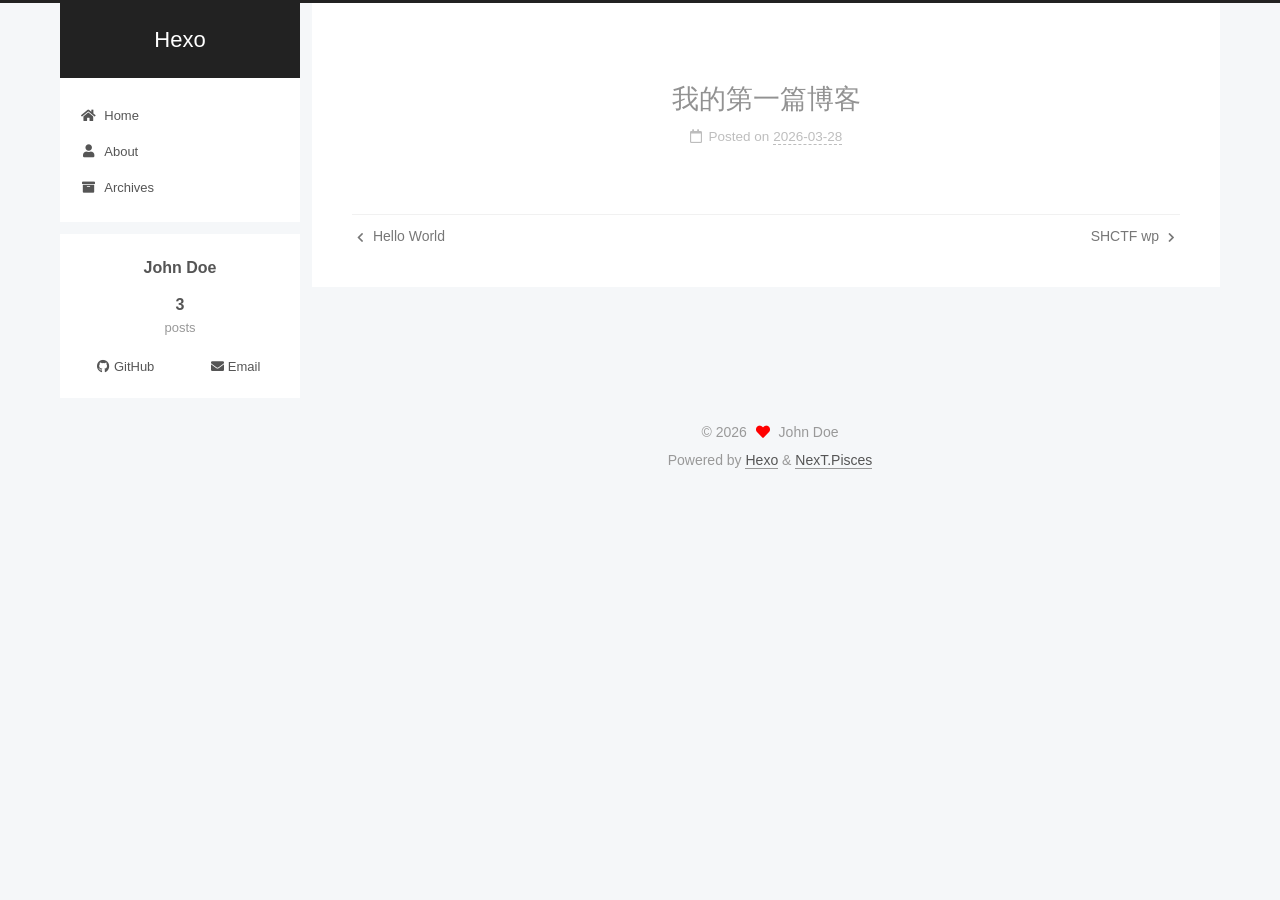
<file: 2026/03/28/我的第一篇博客/index.html>
<!DOCTYPE html>
<html lang="en">
<head>
  <meta charset="UTF-8">
<meta name="viewport" content="width=device-width, initial-scale=1, maximum-scale=2">
<meta name="theme-color" content="#222">
<meta name="generator" content="Hexo 8.1.1">
  <link rel="apple-touch-icon" sizes="180x180" href="/images/apple-touch-icon-next.png">
  <link rel="icon" type="image/png" sizes="32x32" href="/images/favicon-32x32-next.png">
  <link rel="icon" type="image/png" sizes="16x16" href="/images/favicon-16x16-next.png">
  <link rel="mask-icon" href="/images/logo.svg" color="#222">

<link rel="stylesheet" href="/css/main.css">


<link rel="stylesheet" href="/lib/font-awesome/css/all.min.css">

<script id="hexo-configurations">
    var NexT = window.NexT || {};
    var CONFIG = {"hostname":"example.com","root":"/","scheme":"Pisces","version":"7.8.0","exturl":false,"sidebar":{"position":"left","display":"post","padding":18,"offset":12,"onmobile":false},"copycode":{"enable":false,"show_result":false,"style":null},"back2top":{"enable":true,"sidebar":false,"scrollpercent":false},"bookmark":{"enable":false,"color":"#222","save":"auto"},"fancybox":false,"mediumzoom":false,"lazyload":false,"pangu":false,"comments":{"style":"tabs","active":null,"storage":true,"lazyload":false,"nav":null},"algolia":{"hits":{"per_page":10},"labels":{"input_placeholder":"Search for Posts","hits_empty":"We didn't find any results for the search: ${query}","hits_stats":"${hits} results found in ${time} ms"}},"localsearch":{"enable":false,"trigger":"auto","top_n_per_article":1,"unescape":false,"preload":false},"motion":{"enable":true,"async":false,"transition":{"post_block":"fadeIn","post_header":"slideDownIn","post_body":"slideDownIn","coll_header":"slideLeftIn","sidebar":"slideUpIn"}}};
  </script>

  <meta property="og:type" content="article">
<meta property="og:title" content="我的第一篇博客">
<meta property="og:url" content="http://example.com/2026/03/28/%E6%88%91%E7%9A%84%E7%AC%AC%E4%B8%80%E7%AF%87%E5%8D%9A%E5%AE%A2/index.html">
<meta property="og:site_name" content="Hexo">
<meta property="og:locale" content="en_US">
<meta property="article:published_time" content="2026-03-28T08:19:09.000Z">
<meta property="article:modified_time" content="2026-03-28T09:49:05.721Z">
<meta property="article:author" content="John Doe">
<meta name="twitter:card" content="summary">

<link rel="canonical" href="http://example.com/2026/03/28/%E6%88%91%E7%9A%84%E7%AC%AC%E4%B8%80%E7%AF%87%E5%8D%9A%E5%AE%A2/">


<script id="page-configurations">
  // https://hexo.io/docs/variables.html
  CONFIG.page = {
    sidebar: "",
    isHome : false,
    isPost : true,
    lang   : 'en'
  };
</script>

  <title>我的第一篇博客 | Hexo</title>
  






  <noscript>
  <style>
  .use-motion .brand,
  .use-motion .menu-item,
  .sidebar-inner,
  .use-motion .post-block,
  .use-motion .pagination,
  .use-motion .comments,
  .use-motion .post-header,
  .use-motion .post-body,
  .use-motion .collection-header { opacity: initial; }

  .use-motion .site-title,
  .use-motion .site-subtitle {
    opacity: initial;
    top: initial;
  }

  .use-motion .logo-line-before i { left: initial; }
  .use-motion .logo-line-after i { right: initial; }
  </style>
</noscript>

</head>

<body itemscope itemtype="http://schema.org/WebPage">
  <div class="container use-motion">
    <div class="headband"></div>

    <header class="header" itemscope itemtype="http://schema.org/WPHeader">
      <div class="header-inner"><div class="site-brand-container">
  <div class="site-nav-toggle">
    <div class="toggle" aria-label="Toggle navigation bar">
      <span class="toggle-line toggle-line-first"></span>
      <span class="toggle-line toggle-line-middle"></span>
      <span class="toggle-line toggle-line-last"></span>
    </div>
  </div>

  <div class="site-meta">

    <a href="/" class="brand" rel="start">
      <span class="logo-line-before"><i></i></span>
      <h1 class="site-title">Hexo</h1>
      <span class="logo-line-after"><i></i></span>
    </a>
  </div>

  <div class="site-nav-right">
    <div class="toggle popup-trigger">
    </div>
  </div>
</div>




<nav class="site-nav">
  <ul id="menu" class="main-menu menu">
        <li class="menu-item menu-item-home">

    <a href="/" rel="section"><i class="fa fa-home fa-fw"></i>Home</a>

  </li>
        <li class="menu-item menu-item-about">

    <a href="/about/" rel="section"><i class="fa fa-user fa-fw"></i>About</a>

  </li>
        <li class="menu-item menu-item-archives">

    <a href="/archives/" rel="section"><i class="fa fa-archive fa-fw"></i>Archives</a>

  </li>
  </ul>
</nav>




</div>
    </header>

    
  <div class="back-to-top">
    <i class="fa fa-arrow-up"></i>
    <span>0%</span>
  </div>


    <main class="main">
      <div class="main-inner">
        <div class="content-wrap">
          

          <div class="content post posts-expand">
            

    
  
  
  <article itemscope itemtype="http://schema.org/Article" class="post-block" lang="en">
    <link itemprop="mainEntityOfPage" href="http://example.com/2026/03/28/%E6%88%91%E7%9A%84%E7%AC%AC%E4%B8%80%E7%AF%87%E5%8D%9A%E5%AE%A2/">

    <span hidden itemprop="author" itemscope itemtype="http://schema.org/Person">
      <meta itemprop="image" content="/images/avatar.gif">
      <meta itemprop="name" content="John Doe">
      <meta itemprop="description" content="">
    </span>

    <span hidden itemprop="publisher" itemscope itemtype="http://schema.org/Organization">
      <meta itemprop="name" content="Hexo">
    </span>
      <header class="post-header">
        <h1 class="post-title" itemprop="name headline">
          我的第一篇博客
        </h1>

        <div class="post-meta">
            <span class="post-meta-item">
              <span class="post-meta-item-icon">
                <i class="far fa-calendar"></i>
              </span>
              <span class="post-meta-item-text">Posted on</span>
              

              <time title="Created: 2026-03-28 16:19:09 / Modified: 17:49:05" itemprop="dateCreated datePublished" datetime="2026-03-28T16:19:09+08:00">2026-03-28</time>
            </span>

          

        </div>
      </header>

    
    
    
    <div class="post-body" itemprop="articleBody">

      
        
    </div>

    
    
    

      <footer class="post-footer">

        


        
    <div class="post-nav">
      <div class="post-nav-item">
    <a href="/2026/03/28/hello-world/" rel="prev" title="Hello World">
      <i class="fa fa-chevron-left"></i> Hello World
    </a></div>
      <div class="post-nav-item">
    <a href="/2026/03/28/SHCTF-wp/" rel="next" title="SHCTF wp">
      SHCTF wp <i class="fa fa-chevron-right"></i>
    </a></div>
    </div>
      </footer>
    
  </article>
  
  
  



          </div>
          

<script>
  window.addEventListener('tabs:register', () => {
    let { activeClass } = CONFIG.comments;
    if (CONFIG.comments.storage) {
      activeClass = localStorage.getItem('comments_active') || activeClass;
    }
    if (activeClass) {
      let activeTab = document.querySelector(`a[href="#comment-${activeClass}"]`);
      if (activeTab) {
        activeTab.click();
      }
    }
  });
  if (CONFIG.comments.storage) {
    window.addEventListener('tabs:click', event => {
      if (!event.target.matches('.tabs-comment .tab-content .tab-pane')) return;
      let commentClass = event.target.classList[1];
      localStorage.setItem('comments_active', commentClass);
    });
  }
</script>

        </div>
          
  
  <div class="toggle sidebar-toggle">
    <span class="toggle-line toggle-line-first"></span>
    <span class="toggle-line toggle-line-middle"></span>
    <span class="toggle-line toggle-line-last"></span>
  </div>

  <aside class="sidebar">
    <div class="sidebar-inner">

      <ul class="sidebar-nav motion-element">
        <li class="sidebar-nav-toc">
          Table of Contents
        </li>
        <li class="sidebar-nav-overview">
          Overview
        </li>
      </ul>

      <!--noindex-->
      <div class="post-toc-wrap sidebar-panel">
      </div>
      <!--/noindex-->

      <div class="site-overview-wrap sidebar-panel">
        <div class="site-author motion-element" itemprop="author" itemscope itemtype="http://schema.org/Person">
  <p class="site-author-name" itemprop="name">John Doe</p>
  <div class="site-description" itemprop="description"></div>
</div>
<div class="site-state-wrap motion-element">
  <nav class="site-state">
      <div class="site-state-item site-state-posts">
          <a href="/archives/">
        
          <span class="site-state-item-count">3</span>
          <span class="site-state-item-name">posts</span>
        </a>
      </div>
  </nav>
</div>
  <div class="links-of-author motion-element">
      <span class="links-of-author-item">
        <a href="https://github.com/Mechial-creat" title="GitHub → https:&#x2F;&#x2F;github.com&#x2F;Mechial-creat" rel="noopener" target="_blank"><i class="fab fa-github fa-fw"></i>GitHub</a>
      </span>
      <span class="links-of-author-item">
        <a href="mailto:2167026814@qq.com" title="Email → mailto:2167026814@qq.com" rel="noopener" target="_blank"><i class="fa fa-envelope fa-fw"></i>Email</a>
      </span>
  </div>



      </div>

    </div>
  </aside>
  <div id="sidebar-dimmer"></div>


      </div>
    </main>

    <footer class="footer">
      <div class="footer-inner">
        

        

<div class="copyright">
  
  &copy; 
  <span itemprop="copyrightYear">2026</span>
  <span class="with-love">
    <i class="fa fa-heart"></i>
  </span>
  <span class="author" itemprop="copyrightHolder">John Doe</span>
</div>
  <div class="powered-by">Powered by <a href="https://hexo.io/" class="theme-link" rel="noopener" target="_blank">Hexo</a> & <a href="https://pisces.theme-next.org/" class="theme-link" rel="noopener" target="_blank">NexT.Pisces</a>
  </div>

        








      </div>
    </footer>
  </div>

  
  <script src="/lib/anime.min.js"></script>
  <script src="/lib/velocity/velocity.min.js"></script>
  <script src="/lib/velocity/velocity.ui.min.js"></script>

<script src="/js/utils.js"></script>

<script src="/js/motion.js"></script>


<script src="/js/schemes/pisces.js"></script>


<script src="/js/next-boot.js"></script>




  















  

  

</body>
</html>
</file>
<file: css/main.css>
:root {
  --body-bg-color: #f5f7f9;
  --content-bg-color: #fff;
  --card-bg-color: #f5f5f5;
  --text-color: #555;
  --blockquote-color: #666;
  --link-color: #555;
  --link-hover-color: #222;
  --brand-color: #fff;
  --brand-hover-color: #fff;
  --table-row-odd-bg-color: #f9f9f9;
  --table-row-hover-bg-color: #f5f5f5;
  --menu-item-bg-color: #f5f5f5;
  --btn-default-bg: #fff;
  --btn-default-color: #555;
  --btn-default-border-color: #555;
  --btn-default-hover-bg: #222;
  --btn-default-hover-color: #fff;
  --btn-default-hover-border-color: #222;
}
html {
  line-height: 1.15; /* 1 */
  -webkit-text-size-adjust: 100%; /* 2 */
}
body {
  margin: 0;
}
main {
  display: block;
}
h1 {
  font-size: 2em;
  margin: 0.67em 0;
}
hr {
  box-sizing: content-box; /* 1 */
  height: 0; /* 1 */
  overflow: visible; /* 2 */
}
pre {
  font-family: monospace, monospace; /* 1 */
  font-size: 1em; /* 2 */
}
a {
  background: transparent;
}
abbr[title] {
  border-bottom: none; /* 1 */
  text-decoration: underline; /* 2 */
  text-decoration: underline dotted; /* 2 */
}
b,
strong {
  font-weight: bolder;
}
code,
kbd,
samp {
  font-family: monospace, monospace; /* 1 */
  font-size: 1em; /* 2 */
}
small {
  font-size: 80%;
}
sub,
sup {
  font-size: 75%;
  line-height: 0;
  position: relative;
  vertical-align: baseline;
}
sub {
  bottom: -0.25em;
}
sup {
  top: -0.5em;
}
img {
  border-style: none;
}
button,
input,
optgroup,
select,
textarea {
  font-family: inherit; /* 1 */
  font-size: 100%; /* 1 */
  line-height: 1.15; /* 1 */
  margin: 0; /* 2 */
}
button,
input {
/* 1 */
  overflow: visible;
}
button,
select {
/* 1 */
  text-transform: none;
}
button,
[type='button'],
[type='reset'],
[type='submit'] {
  -webkit-appearance: button;
}
button::-moz-focus-inner,
[type='button']::-moz-focus-inner,
[type='reset']::-moz-focus-inner,
[type='submit']::-moz-focus-inner {
  border-style: none;
  padding: 0;
}
button:-moz-focusring,
[type='button']:-moz-focusring,
[type='reset']:-moz-focusring,
[type='submit']:-moz-focusring {
  outline: 1px dotted ButtonText;
}
fieldset {
  padding: 0.35em 0.75em 0.625em;
}
legend {
  box-sizing: border-box; /* 1 */
  color: inherit; /* 2 */
  display: table; /* 1 */
  max-width: 100%; /* 1 */
  padding: 0; /* 3 */
  white-space: normal; /* 1 */
}
progress {
  vertical-align: baseline;
}
textarea {
  overflow: auto;
}
[type='checkbox'],
[type='radio'] {
  box-sizing: border-box; /* 1 */
  padding: 0; /* 2 */
}
[type='number']::-webkit-inner-spin-button,
[type='number']::-webkit-outer-spin-button {
  height: auto;
}
[type='search'] {
  outline-offset: -2px; /* 2 */
  -webkit-appearance: textfield; /* 1 */
}
[type='search']::-webkit-search-decoration {
  -webkit-appearance: none;
}
::-webkit-file-upload-button {
  font: inherit; /* 2 */
  -webkit-appearance: button; /* 1 */
}
details {
  display: block;
}
summary {
  display: list-item;
}
template {
  display: none;
}
[hidden] {
  display: none;
}
::selection {
  background: #262a30;
  color: #eee;
}
html,
body {
  height: 100%;
}
body {
  background: var(--body-bg-color);
  color: var(--text-color);
  font-family: 'Lato', "PingFang SC", "Microsoft YaHei", sans-serif;
  font-size: 1em;
  line-height: 2;
}
@media (max-width: 991px) {
  body {
    padding-left: 0 !important;
    padding-right: 0 !important;
  }
}
h1,
h2,
h3,
h4,
h5,
h6 {
  font-family: 'Lato', "PingFang SC", "Microsoft YaHei", sans-serif;
  font-weight: bold;
  line-height: 1.5;
  margin: 20px 0 15px;
}
h1 {
  font-size: 1.5em;
}
h2 {
  font-size: 1.375em;
}
h3 {
  font-size: 1.25em;
}
h4 {
  font-size: 1.125em;
}
h5 {
  font-size: 1em;
}
h6 {
  font-size: 0.875em;
}
p {
  margin: 0 0 20px 0;
}
a,
span.exturl {
  border-bottom: 1px solid #999;
  color: var(--link-color);
  outline: 0;
  text-decoration: none;
  overflow-wrap: break-word;
  word-wrap: break-word;
  cursor: pointer;
}
a:hover,
span.exturl:hover {
  border-bottom-color: var(--link-hover-color);
  color: var(--link-hover-color);
}
iframe,
img,
video {
  display: block;
  margin-left: auto;
  margin-right: auto;
  max-width: 100%;
}
hr {
  background-image: repeating-linear-gradient(-45deg, #ddd, #ddd 4px, transparent 4px, transparent 8px);
  border: 0;
  height: 3px;
  margin: 40px 0;
}
blockquote {
  border-left: 4px solid #ddd;
  color: var(--blockquote-color);
  margin: 0;
  padding: 0 15px;
}
blockquote cite::before {
  content: '-';
  padding: 0 5px;
}
dt {
  font-weight: bold;
}
dd {
  margin: 0;
  padding: 0;
}
kbd {
  background-color: #f5f5f5;
  background-image: linear-gradient(#eee, #fff, #eee);
  border: 1px solid #ccc;
  border-radius: 0.2em;
  box-shadow: 0.1em 0.1em 0.2em rgba(0,0,0,0.1);
  color: #555;
  font-family: inherit;
  padding: 0.1em 0.3em;
  white-space: nowrap;
}
.table-container {
  overflow: auto;
}
table {
  border-collapse: collapse;
  border-spacing: 0;
  font-size: 0.875em;
  margin: 0 0 20px 0;
  width: 100%;
}
tbody tr:nth-of-type(odd) {
  background: var(--table-row-odd-bg-color);
}
tbody tr:hover {
  background: var(--table-row-hover-bg-color);
}
caption,
th,
td {
  font-weight: normal;
  padding: 8px;
  vertical-align: middle;
}
th,
td {
  border: 1px solid #ddd;
  border-bottom: 3px solid #ddd;
}
th {
  font-weight: 700;
  padding-bottom: 10px;
}
td {
  border-bottom-width: 1px;
}
.btn {
  background: var(--btn-default-bg);
  border: 2px solid var(--btn-default-border-color);
  border-radius: 2px;
  color: var(--btn-default-color);
  display: inline-block;
  font-size: 0.875em;
  line-height: 2;
  padding: 0 20px;
  text-decoration: none;
  transition-property: background-color;
  transition-delay: 0s;
  transition-duration: 0.2s;
  transition-timing-function: ease-in-out;
}
.btn:hover {
  background: var(--btn-default-hover-bg);
  border-color: var(--btn-default-hover-border-color);
  color: var(--btn-default-hover-color);
}
.btn + .btn {
  margin: 0 0 8px 8px;
}
.btn .fa-fw {
  text-align: left;
  width: 1.285714285714286em;
}
.toggle {
  line-height: 0;
}
.toggle .toggle-line {
  background: #fff;
  display: inline-block;
  height: 2px;
  left: 0;
  position: relative;
  top: 0;
  transition: all 0.4s;
  vertical-align: top;
  width: 100%;
}
.toggle .toggle-line:not(:first-child) {
  margin-top: 3px;
}
.toggle.toggle-arrow .toggle-line-first {
  left: 50%;
  top: 2px;
  transform: rotate(45deg);
  width: 50%;
}
.toggle.toggle-arrow .toggle-line-middle {
  left: 2px;
  width: 90%;
}
.toggle.toggle-arrow .toggle-line-last {
  left: 50%;
  top: -2px;
  transform: rotate(-45deg);
  width: 50%;
}
.toggle.toggle-close .toggle-line-first {
  transform: rotate(-45deg);
  top: 5px;
}
.toggle.toggle-close .toggle-line-middle {
  opacity: 0;
}
.toggle.toggle-close .toggle-line-last {
  transform: rotate(45deg);
  top: -5px;
}
.highlight,
pre {
  background: #f7f7f7;
  color: #4d4d4c;
  line-height: 1.6;
  margin: 0 auto 20px;
}
pre,
code {
  font-family: consolas, Menlo, monospace, "PingFang SC", "Microsoft YaHei";
}
code {
  background: #eee;
  border-radius: 3px;
  color: #555;
  padding: 2px 4px;
  overflow-wrap: break-word;
  word-wrap: break-word;
}
.highlight *::selection {
  background: #d6d6d6;
}
.highlight pre {
  border: 0;
  margin: 0;
  padding: 10px 0;
}
.highlight table {
  border: 0;
  margin: 0;
  width: auto;
}
.highlight td {
  border: 0;
  padding: 0;
}
.highlight figcaption {
  background: #eff2f3;
  color: #4d4d4c;
  display: flex;
  font-size: 0.875em;
  justify-content: space-between;
  line-height: 1.2;
  padding: 0.5em;
}
.highlight figcaption a {
  color: #4d4d4c;
}
.highlight figcaption a:hover {
  border-bottom-color: #4d4d4c;
}
.highlight .gutter {
  -moz-user-select: none;
  -ms-user-select: none;
  -webkit-user-select: none;
  user-select: none;
}
.highlight .gutter pre {
  background: #eff2f3;
  color: #869194;
  padding-left: 10px;
  padding-right: 10px;
  text-align: right;
}
.highlight .code pre {
  background: #f7f7f7;
  padding-left: 10px;
  width: 100%;
}
.gist table {
  width: auto;
}
.gist table td {
  border: 0;
}
pre {
  overflow: auto;
  padding: 10px;
}
pre code {
  background: none;
  color: #4d4d4c;
  font-size: 0.875em;
  padding: 0;
  text-shadow: none;
}
pre .deletion {
  background: #fdd;
}
pre .addition {
  background: #dfd;
}
pre .meta {
  color: #eab700;
  -moz-user-select: none;
  -ms-user-select: none;
  -webkit-user-select: none;
  user-select: none;
}
pre .comment {
  color: #8e908c;
}
pre .variable,
pre .attribute,
pre .tag,
pre .name,
pre .regexp,
pre .ruby .constant,
pre .xml .tag .title,
pre .xml .pi,
pre .xml .doctype,
pre .html .doctype,
pre .css .id,
pre .css .class,
pre .css .pseudo {
  color: #c82829;
}
pre .number,
pre .preprocessor,
pre .built_in,
pre .builtin-name,
pre .literal,
pre .params,
pre .constant,
pre .command {
  color: #f5871f;
}
pre .ruby .class .title,
pre .css .rules .attribute,
pre .string,
pre .symbol,
pre .value,
pre .inheritance,
pre .header,
pre .ruby .symbol,
pre .xml .cdata,
pre .special,
pre .formula {
  color: #718c00;
}
pre .title,
pre .css .hexcolor {
  color: #3e999f;
}
pre .function,
pre .python .decorator,
pre .python .title,
pre .ruby .function .title,
pre .ruby .title .keyword,
pre .perl .sub,
pre .javascript .title,
pre .coffeescript .title {
  color: #4271ae;
}
pre .keyword,
pre .javascript .function {
  color: #8959a8;
}
.blockquote-center {
  border-left: none;
  margin: 40px 0;
  padding: 0;
  position: relative;
  text-align: center;
}
.blockquote-center .fa {
  display: block;
  opacity: 0.6;
  position: absolute;
  width: 100%;
}
.blockquote-center .fa-quote-left {
  border-top: 1px solid #ccc;
  text-align: left;
  top: -20px;
}
.blockquote-center .fa-quote-right {
  border-bottom: 1px solid #ccc;
  text-align: right;
  bottom: -20px;
}
.blockquote-center p,
.blockquote-center div {
  text-align: center;
}
.post-body .group-picture img {
  margin: 0 auto;
  padding: 0 3px;
}
.group-picture-row {
  margin-bottom: 6px;
  overflow: hidden;
}
.group-picture-column {
  float: left;
  margin-bottom: 10px;
}
.post-body .label {
  color: #555;
  display: inline;
  padding: 0 2px;
}
.post-body .label.default {
  background: #f0f0f0;
}
.post-body .label.primary {
  background: #efe6f7;
}
.post-body .label.info {
  background: #e5f2f8;
}
.post-body .label.success {
  background: #e7f4e9;
}
.post-body .label.warning {
  background: #fcf6e1;
}
.post-body .label.danger {
  background: #fae8eb;
}
.post-body .tabs {
  margin-bottom: 20px;
}
.post-body .tabs,
.tabs-comment {
  display: block;
  padding-top: 10px;
  position: relative;
}
.post-body .tabs ul.nav-tabs,
.tabs-comment ul.nav-tabs {
  display: flex;
  flex-wrap: wrap;
  margin: 0;
  margin-bottom: -1px;
  padding: 0;
}
@media (max-width: 413px) {
  .post-body .tabs ul.nav-tabs,
  .tabs-comment ul.nav-tabs {
    display: block;
    margin-bottom: 5px;
  }
}
.post-body .tabs ul.nav-tabs li.tab,
.tabs-comment ul.nav-tabs li.tab {
  border-bottom: 1px solid #ddd;
  border-left: 1px solid transparent;
  border-right: 1px solid transparent;
  border-top: 3px solid transparent;
  flex-grow: 1;
  list-style-type: none;
  border-radius: 0 0 0 0;
}
@media (max-width: 413px) {
  .post-body .tabs ul.nav-tabs li.tab,
  .tabs-comment ul.nav-tabs li.tab {
    border-bottom: 1px solid transparent;
    border-left: 3px solid transparent;
    border-right: 1px solid transparent;
    border-top: 1px solid transparent;
  }
}
@media (max-width: 413px) {
  .post-body .tabs ul.nav-tabs li.tab,
  .tabs-comment ul.nav-tabs li.tab {
    border-radius: 0;
  }
}
.post-body .tabs ul.nav-tabs li.tab a,
.tabs-comment ul.nav-tabs li.tab a {
  border-bottom: initial;
  display: block;
  line-height: 1.8;
  outline: 0;
  padding: 0.25em 0.75em;
  text-align: center;
  transition-delay: 0s;
  transition-duration: 0.2s;
  transition-timing-function: ease-out;
}
.post-body .tabs ul.nav-tabs li.tab a i,
.tabs-comment ul.nav-tabs li.tab a i {
  width: 1.285714285714286em;
}
.post-body .tabs ul.nav-tabs li.tab.active,
.tabs-comment ul.nav-tabs li.tab.active {
  border-bottom: 1px solid transparent;
  border-left: 1px solid #ddd;
  border-right: 1px solid #ddd;
  border-top: 3px solid #fc6423;
}
@media (max-width: 413px) {
  .post-body .tabs ul.nav-tabs li.tab.active,
  .tabs-comment ul.nav-tabs li.tab.active {
    border-bottom: 1px solid #ddd;
    border-left: 3px solid #fc6423;
    border-right: 1px solid #ddd;
    border-top: 1px solid #ddd;
  }
}
.post-body .tabs ul.nav-tabs li.tab.active a,
.tabs-comment ul.nav-tabs li.tab.active a {
  color: var(--link-color);
  cursor: default;
}
.post-body .tabs .tab-content .tab-pane,
.tabs-comment .tab-content .tab-pane {
  border: 1px solid #ddd;
  border-top: 0;
  padding: 20px 20px 0 20px;
  border-radius: 0;
}
.post-body .tabs .tab-content .tab-pane:not(.active),
.tabs-comment .tab-content .tab-pane:not(.active) {
  display: none;
}
.post-body .tabs .tab-content .tab-pane.active,
.tabs-comment .tab-content .tab-pane.active {
  display: block;
}
.post-body .tabs .tab-content .tab-pane.active:nth-of-type(1),
.tabs-comment .tab-content .tab-pane.active:nth-of-type(1) {
  border-radius: 0 0 0 0;
}
@media (max-width: 413px) {
  .post-body .tabs .tab-content .tab-pane.active:nth-of-type(1),
  .tabs-comment .tab-content .tab-pane.active:nth-of-type(1) {
    border-radius: 0;
  }
}
.post-body .note {
  border-radius: 3px;
  margin-bottom: 20px;
  padding: 1em;
  position: relative;
  border: 1px solid #eee;
  border-left-width: 5px;
}
.post-body .note h2,
.post-body .note h3,
.post-body .note h4,
.post-body .note h5,
.post-body .note h6 {
  margin-top: 0;
  border-bottom: initial;
  margin-bottom: 0;
  padding-top: 0;
}
.post-body .note p:first-child,
.post-body .note ul:first-child,
.post-body .note ol:first-child,
.post-body .note table:first-child,
.post-body .note pre:first-child,
.post-body .note blockquote:first-child,
.post-body .note img:first-child {
  margin-top: 0;
}
.post-body .note p:last-child,
.post-body .note ul:last-child,
.post-body .note ol:last-child,
.post-body .note table:last-child,
.post-body .note pre:last-child,
.post-body .note blockquote:last-child,
.post-body .note img:last-child {
  margin-bottom: 0;
}
.post-body .note.default {
  border-left-color: #777;
}
.post-body .note.default h2,
.post-body .note.default h3,
.post-body .note.default h4,
.post-body .note.default h5,
.post-body .note.default h6 {
  color: #777;
}
.post-body .note.primary {
  border-left-color: #6f42c1;
}
.post-body .note.primary h2,
.post-body .note.primary h3,
.post-body .note.primary h4,
.post-body .note.primary h5,
.post-body .note.primary h6 {
  color: #6f42c1;
}
.post-body .note.info {
  border-left-color: #428bca;
}
.post-body .note.info h2,
.post-body .note.info h3,
.post-body .note.info h4,
.post-body .note.info h5,
.post-body .note.info h6 {
  color: #428bca;
}
.post-body .note.success {
  border-left-color: #5cb85c;
}
.post-body .note.success h2,
.post-body .note.success h3,
.post-body .note.success h4,
.post-body .note.success h5,
.post-body .note.success h6 {
  color: #5cb85c;
}
.post-body .note.warning {
  border-left-color: #f0ad4e;
}
.post-body .note.warning h2,
.post-body .note.warning h3,
.post-body .note.warning h4,
.post-body .note.warning h5,
.post-body .note.warning h6 {
  color: #f0ad4e;
}
.post-body .note.danger {
  border-left-color: #d9534f;
}
.post-body .note.danger h2,
.post-body .note.danger h3,
.post-body .note.danger h4,
.post-body .note.danger h5,
.post-body .note.danger h6 {
  color: #d9534f;
}
.pagination .prev,
.pagination .next,
.pagination .page-number,
.pagination .space {
  display: inline-block;
  margin: 0 10px;
  padding: 0 11px;
  position: relative;
  top: -1px;
}
@media (max-width: 767px) {
  .pagination .prev,
  .pagination .next,
  .pagination .page-number,
  .pagination .space {
    margin: 0 5px;
  }
}
.pagination {
  border-top: 1px solid #eee;
  margin: 120px 0 0;
  text-align: center;
}
.pagination .prev,
.pagination .next,
.pagination .page-number {
  border-bottom: 0;
  border-top: 1px solid #eee;
  transition-property: border-color;
  transition-delay: 0s;
  transition-duration: 0.2s;
  transition-timing-function: ease-in-out;
}
.pagination .prev:hover,
.pagination .next:hover,
.pagination .page-number:hover {
  border-top-color: #222;
}
.pagination .space {
  margin: 0;
  padding: 0;
}
.pagination .prev {
  margin-left: 0;
}
.pagination .next {
  margin-right: 0;
}
.pagination .page-number.current {
  background: #ccc;
  border-top-color: #ccc;
  color: #fff;
}
@media (max-width: 767px) {
  .pagination {
    border-top: none;
  }
  .pagination .prev,
  .pagination .next,
  .pagination .page-number {
    border-bottom: 1px solid #eee;
    border-top: 0;
    margin-bottom: 10px;
    padding: 0 10px;
  }
  .pagination .prev:hover,
  .pagination .next:hover,
  .pagination .page-number:hover {
    border-bottom-color: #222;
  }
}
.comments {
  margin-top: 60px;
  overflow: hidden;
}
.comment-button-group {
  display: flex;
  flex-wrap: wrap-reverse;
  justify-content: center;
  margin: 1em 0;
}
.comment-button-group .comment-button {
  margin: 0.1em 0.2em;
}
.comment-button-group .comment-button.active {
  background: var(--btn-default-hover-bg);
  border-color: var(--btn-default-hover-border-color);
  color: var(--btn-default-hover-color);
}
.comment-position {
  display: none;
}
.comment-position.active {
  display: block;
}
.tabs-comment {
  background: var(--content-bg-color);
  margin-top: 4em;
  padding-top: 0;
}
.tabs-comment .comments {
  border: 0;
  box-shadow: none;
  margin-top: 0;
  padding-top: 0;
}
.container {
  min-height: 100%;
  position: relative;
}
.main-inner {
  margin: 0 auto;
  width: calc(100% - 20px);
}
@media (min-width: 1200px) {
  .main-inner {
    width: 1160px;
  }
}
@media (min-width: 1600px) {
  .main-inner {
    width: 73%;
  }
}
@media (max-width: 767px) {
  .content-wrap {
    padding: 0 20px;
  }
}
.header {
  background: transparent;
}
.header-inner {
  margin: 0 auto;
  width: calc(100% - 20px);
}
@media (min-width: 1200px) {
  .header-inner {
    width: 1160px;
  }
}
@media (min-width: 1600px) {
  .header-inner {
    width: 73%;
  }
}
.site-brand-container {
  display: flex;
  flex-shrink: 0;
  padding: 0 10px;
}
.headband {
  background: #222;
  height: 3px;
}
.site-meta {
  flex-grow: 1;
  text-align: center;
}
@media (max-width: 767px) {
  .site-meta {
    text-align: center;
  }
}
.brand {
  border-bottom: none;
  color: var(--brand-color);
  display: inline-block;
  line-height: 1.375em;
  padding: 0 40px;
  position: relative;
}
.brand:hover {
  color: var(--brand-hover-color);
}
.site-title {
  font-family: 'Lato', "PingFang SC", "Microsoft YaHei", sans-serif;
  font-size: 1.375em;
  font-weight: normal;
  margin: 0;
}
.site-subtitle {
  color: #ddd;
  font-size: 0.8125em;
  margin: 10px 0;
}
.use-motion .brand {
  opacity: 0;
}
.use-motion .site-title,
.use-motion .site-subtitle,
.use-motion .custom-logo-image {
  opacity: 0;
  position: relative;
  top: -10px;
}
.site-nav-toggle,
.site-nav-right {
  display: none;
}
@media (max-width: 767px) {
  .site-nav-toggle,
  .site-nav-right {
    display: flex;
    flex-direction: column;
    justify-content: center;
  }
}
.site-nav-toggle .toggle,
.site-nav-right .toggle {
  color: var(--text-color);
  padding: 10px;
  width: 22px;
}
.site-nav-toggle .toggle .toggle-line,
.site-nav-right .toggle .toggle-line {
  background: var(--text-color);
  border-radius: 1px;
}
.site-nav {
  display: block;
}
@media (max-width: 767px) {
  .site-nav {
    clear: both;
    display: none;
  }
}
.site-nav.site-nav-on {
  display: block;
}
.menu {
  margin-top: 20px;
  padding-left: 0;
  text-align: center;
}
.menu-item {
  display: inline-block;
  list-style: none;
  margin: 0 10px;
}
@media (max-width: 767px) {
  .menu-item {
    display: block;
    margin-top: 10px;
  }
  .menu-item.menu-item-search {
    display: none;
  }
}
.menu-item a,
.menu-item span.exturl {
  border-bottom: 0;
  display: block;
  font-size: 0.8125em;
  transition-property: border-color;
  transition-delay: 0s;
  transition-duration: 0.2s;
  transition-timing-function: ease-in-out;
}
@media (hover: none) {
  .menu-item a:hover,
  .menu-item span.exturl:hover {
    border-bottom-color: transparent !important;
  }
}
.menu-item .fa,
.menu-item .fab,
.menu-item .far,
.menu-item .fas {
  margin-right: 8px;
}
.menu-item .badge {
  display: inline-block;
  font-weight: bold;
  line-height: 1;
  margin-left: 0.35em;
  margin-top: 0.35em;
  text-align: center;
  white-space: nowrap;
}
@media (max-width: 767px) {
  .menu-item .badge {
    float: right;
    margin-left: 0;
  }
}
.menu-item-active a,
.menu .menu-item a:hover,
.menu .menu-item span.exturl:hover {
  background: var(--menu-item-bg-color);
}
.use-motion .menu-item {
  opacity: 0;
}
.sidebar {
  background: #222;
  bottom: 0;
  box-shadow: inset 0 2px 6px #000;
  position: fixed;
  top: 0;
}
@media (max-width: 991px) {
  .sidebar {
    display: none;
  }
}
.sidebar-inner {
  color: #999;
  padding: 18px 10px;
  text-align: center;
}
.cc-license {
  margin-top: 10px;
  text-align: center;
}
.cc-license .cc-opacity {
  border-bottom: none;
  opacity: 0.7;
}
.cc-license .cc-opacity:hover {
  opacity: 0.9;
}
.cc-license img {
  display: inline-block;
}
.site-author-image {
  border: 1px solid #eee;
  display: block;
  margin: 0 auto;
  max-width: 120px;
  padding: 2px;
  border-radius: 50%;
}
.site-author-name {
  color: var(--text-color);
  font-weight: 600;
  margin: 0;
  text-align: center;
}
.site-description {
  color: #999;
  font-size: 0.8125em;
  margin-top: 0;
  text-align: center;
}
.links-of-author {
  margin-top: 15px;
}
.links-of-author a,
.links-of-author span.exturl {
  border-bottom-color: #555;
  display: inline-block;
  font-size: 0.8125em;
  margin-bottom: 10px;
  margin-right: 10px;
  vertical-align: middle;
}
.links-of-author a::before,
.links-of-author span.exturl::before {
  background: #6652b9;
  border-radius: 50%;
  content: ' ';
  display: inline-block;
  height: 4px;
  margin-right: 3px;
  vertical-align: middle;
  width: 4px;
}
.sidebar-button {
  margin-top: 15px;
}
.sidebar-button a {
  border: 1px solid #fc6423;
  border-radius: 4px;
  color: #fc6423;
  display: inline-block;
  padding: 0 15px;
}
.sidebar-button a .fa,
.sidebar-button a .fab,
.sidebar-button a .far,
.sidebar-button a .fas {
  margin-right: 5px;
}
.sidebar-button a:hover {
  background: #fc6423;
  border: 1px solid #fc6423;
  color: #fff;
}
.sidebar-button a:hover .fa,
.sidebar-button a:hover .fab,
.sidebar-button a:hover .far,
.sidebar-button a:hover .fas {
  color: #fff;
}
.links-of-blogroll {
  font-size: 0.8125em;
  margin-top: 10px;
}
.links-of-blogroll-title {
  font-size: 0.875em;
  font-weight: 600;
  margin-top: 0;
}
.links-of-blogroll-list {
  list-style: none;
  margin: 0;
  padding: 0;
}
#sidebar-dimmer {
  display: none;
}
@media (max-width: 767px) {
  #sidebar-dimmer {
    background: #000;
    display: block;
    height: 100%;
    left: 100%;
    opacity: 0;
    position: fixed;
    top: 0;
    width: 100%;
    z-index: 1100;
  }
  .sidebar-active + #sidebar-dimmer {
    opacity: 0.7;
    transform: translateX(-100%);
    transition: opacity 0.5s;
  }
}
.sidebar-nav {
  margin: 0;
  padding-bottom: 20px;
  padding-left: 0;
}
.sidebar-nav li {
  border-bottom: 1px solid transparent;
  color: var(--text-color);
  cursor: pointer;
  display: inline-block;
  font-size: 0.875em;
}
.sidebar-nav li.sidebar-nav-overview {
  margin-left: 10px;
}
.sidebar-nav li:hover {
  color: #fc6423;
}
.sidebar-nav .sidebar-nav-active {
  border-bottom-color: #fc6423;
  color: #fc6423;
}
.sidebar-nav .sidebar-nav-active:hover {
  color: #fc6423;
}
.sidebar-panel {
  display: none;
  overflow-x: hidden;
  overflow-y: auto;
}
.sidebar-panel-active {
  display: block;
}
.sidebar-toggle {
  background: #222;
  bottom: 45px;
  cursor: pointer;
  height: 14px;
  left: 30px;
  padding: 5px;
  position: fixed;
  width: 14px;
  z-index: 1300;
}
@media (max-width: 991px) {
  .sidebar-toggle {
    left: 20px;
    opacity: 0.8;
    display: none;
  }
}
.sidebar-toggle:hover .toggle-line {
  background: #fc6423;
}
.post-toc {
  font-size: 0.875em;
}
.post-toc ol {
  list-style: none;
  margin: 0;
  padding: 0 2px 5px 10px;
  text-align: left;
}
.post-toc ol > ol {
  padding-left: 0;
}
.post-toc ol a {
  transition-property: all;
  transition-delay: 0s;
  transition-duration: 0.2s;
  transition-timing-function: ease-in-out;
}
.post-toc .nav-item {
  line-height: 1.8;
  overflow: hidden;
  text-overflow: ellipsis;
  white-space: nowrap;
}
.post-toc .nav .nav-child {
  display: none;
}
.post-toc .nav .active > .nav-child {
  display: block;
}
.post-toc .nav .active-current > .nav-child {
  display: block;
}
.post-toc .nav .active-current > .nav-child > .nav-item {
  display: block;
}
.post-toc .nav .active > a {
  border-bottom-color: #fc6423;
  color: #fc6423;
}
.post-toc .nav .active-current > a {
  color: #fc6423;
}
.post-toc .nav .active-current > a:hover {
  color: #fc6423;
}
.site-state {
  display: flex;
  justify-content: center;
  line-height: 1.4;
  margin-top: 10px;
  overflow: hidden;
  text-align: center;
  white-space: nowrap;
}
.site-state-item {
  padding: 0 15px;
}
.site-state-item:not(:first-child) {
  border-left: 1px solid #eee;
}
.site-state-item a {
  border-bottom: none;
}
.site-state-item-count {
  display: block;
  font-size: 1em;
  font-weight: 600;
  text-align: center;
}
.site-state-item-name {
  color: #999;
  font-size: 0.8125em;
}
.footer {
  color: #999;
  font-size: 0.875em;
  padding: 20px 0;
}
.footer.footer-fixed {
  bottom: 0;
  left: 0;
  position: absolute;
  right: 0;
}
.footer-inner {
  box-sizing: border-box;
  margin: 0 auto;
  text-align: center;
  width: calc(100% - 20px);
}
@media (min-width: 1200px) {
  .footer-inner {
    width: 1160px;
  }
}
@media (min-width: 1600px) {
  .footer-inner {
    width: 73%;
  }
}
.languages {
  display: inline-block;
  font-size: 1.125em;
  position: relative;
}
.languages .lang-select-label span {
  margin: 0 0.5em;
}
.languages .lang-select {
  height: 100%;
  left: 0;
  opacity: 0;
  position: absolute;
  top: 0;
  width: 100%;
}
.with-love {
  color: #ff0000;
  display: inline-block;
  margin: 0 5px;
}
.powered-by,
.theme-info {
  display: inline-block;
}
@-moz-keyframes iconAnimate {
  0%, 100% {
    transform: scale(1);
  }
  10%, 30% {
    transform: scale(0.9);
  }
  20%, 40%, 60%, 80% {
    transform: scale(1.1);
  }
  50%, 70% {
    transform: scale(1.1);
  }
}
@-webkit-keyframes iconAnimate {
  0%, 100% {
    transform: scale(1);
  }
  10%, 30% {
    transform: scale(0.9);
  }
  20%, 40%, 60%, 80% {
    transform: scale(1.1);
  }
  50%, 70% {
    transform: scale(1.1);
  }
}
@-o-keyframes iconAnimate {
  0%, 100% {
    transform: scale(1);
  }
  10%, 30% {
    transform: scale(0.9);
  }
  20%, 40%, 60%, 80% {
    transform: scale(1.1);
  }
  50%, 70% {
    transform: scale(1.1);
  }
}
@keyframes iconAnimate {
  0%, 100% {
    transform: scale(1);
  }
  10%, 30% {
    transform: scale(0.9);
  }
  20%, 40%, 60%, 80% {
    transform: scale(1.1);
  }
  50%, 70% {
    transform: scale(1.1);
  }
}
.back-to-top {
  font-size: 12px;
  text-align: center;
  transition-delay: 0s;
  transition-duration: 0.2s;
  transition-timing-function: ease-in-out;
}
.back-to-top {
  background: #222;
  bottom: -100px;
  box-sizing: border-box;
  color: #fff;
  cursor: pointer;
  left: 30px;
  opacity: 0.6;
  padding: 0 6px;
  position: fixed;
  transition-property: bottom;
  z-index: 1300;
  width: 24px;
}
.back-to-top span {
  display: none;
}
.back-to-top:hover {
  color: #fc6423;
}
.back-to-top.back-to-top-on {
  bottom: 30px;
}
@media (max-width: 991px) {
  .back-to-top {
    left: 20px;
    opacity: 0.8;
  }
}
.post-body {
  font-family: 'Lato', "PingFang SC", "Microsoft YaHei", sans-serif;
  overflow-wrap: break-word;
  word-wrap: break-word;
}
@media (min-width: 1200px) {
  .post-body {
    font-size: 1.125em;
  }
}
.post-body .exturl .fa {
  font-size: 0.875em;
  margin-left: 4px;
}
.post-body .image-caption,
.post-body .figure .caption {
  color: #999;
  font-size: 0.875em;
  font-weight: bold;
  line-height: 1;
  margin: -20px auto 15px;
  text-align: center;
}
.post-sticky-flag {
  display: inline-block;
  transform: rotate(30deg);
}
.post-button {
  margin-top: 40px;
  text-align: center;
}
.use-motion .post-block,
.use-motion .pagination,
.use-motion .comments {
  opacity: 0;
}
.use-motion .post-header {
  opacity: 0;
}
.use-motion .post-body {
  opacity: 0;
}
.use-motion .collection-header {
  opacity: 0;
}
.posts-collapse {
  margin-left: 35px;
  position: relative;
}
@media (max-width: 767px) {
  .posts-collapse {
    margin-left: 0px;
    margin-right: 0px;
  }
}
.posts-collapse .collection-title {
  font-size: 1.125em;
  position: relative;
}
.posts-collapse .collection-title::before {
  background: #999;
  border: 1px solid #fff;
  border-radius: 50%;
  content: ' ';
  height: 10px;
  left: 0;
  margin-left: -6px;
  margin-top: -4px;
  position: absolute;
  top: 50%;
  width: 10px;
}
.posts-collapse .collection-year {
  font-size: 1.5em;
  font-weight: bold;
  margin: 60px 0;
  position: relative;
}
.posts-collapse .collection-year::before {
  background: #bbb;
  border-radius: 50%;
  content: ' ';
  height: 8px;
  left: 0;
  margin-left: -4px;
  margin-top: -4px;
  position: absolute;
  top: 50%;
  width: 8px;
}
.posts-collapse .collection-header {
  display: block;
  margin: 0 0 0 20px;
}
.posts-collapse .collection-header small {
  color: #bbb;
  margin-left: 5px;
}
.posts-collapse .post-header {
  border-bottom: 1px dashed #ccc;
  margin: 30px 0;
  padding-left: 15px;
  position: relative;
  transition-property: border;
  transition-delay: 0s;
  transition-duration: 0.2s;
  transition-timing-function: ease-in-out;
}
.posts-collapse .post-header::before {
  background: #bbb;
  border: 1px solid #fff;
  border-radius: 50%;
  content: ' ';
  height: 6px;
  left: 0;
  margin-left: -4px;
  position: absolute;
  top: 0.75em;
  transition-property: background;
  width: 6px;
  transition-delay: 0s;
  transition-duration: 0.2s;
  transition-timing-function: ease-in-out;
}
.posts-collapse .post-header:hover {
  border-bottom-color: #666;
}
.posts-collapse .post-header:hover::before {
  background: #222;
}
.posts-collapse .post-meta {
  display: inline;
  font-size: 0.75em;
  margin-right: 10px;
}
.posts-collapse .post-title {
  display: inline;
}
.posts-collapse .post-title a,
.posts-collapse .post-title span.exturl {
  border-bottom: none;
  color: var(--link-color);
}
.posts-collapse .post-title .fa-external-link-alt {
  font-size: 0.875em;
  margin-left: 5px;
}
.posts-collapse::before {
  background: #f5f5f5;
  content: ' ';
  height: 100%;
  left: 0;
  margin-left: -2px;
  position: absolute;
  top: 1.25em;
  width: 4px;
}
.post-eof {
  background: #ccc;
  height: 1px;
  margin: 80px auto 60px;
  text-align: center;
  width: 8%;
}
.post-block:last-of-type .post-eof {
  display: none;
}
.content {
  padding-top: 40px;
}
@media (min-width: 992px) {
  .post-body {
    text-align: justify;
  }
}
@media (max-width: 991px) {
  .post-body {
    text-align: justify;
  }
}
.post-body h1,
.post-body h2,
.post-body h3,
.post-body h4,
.post-body h5,
.post-body h6 {
  padding-top: 10px;
}
.post-body h1 .header-anchor,
.post-body h2 .header-anchor,
.post-body h3 .header-anchor,
.post-body h4 .header-anchor,
.post-body h5 .header-anchor,
.post-body h6 .header-anchor {
  border-bottom-style: none;
  color: #ccc;
  float: right;
  margin-left: 10px;
  visibility: hidden;
}
.post-body h1 .header-anchor:hover,
.post-body h2 .header-anchor:hover,
.post-body h3 .header-anchor:hover,
.post-body h4 .header-anchor:hover,
.post-body h5 .header-anchor:hover,
.post-body h6 .header-anchor:hover {
  color: inherit;
}
.post-body h1:hover .header-anchor,
.post-body h2:hover .header-anchor,
.post-body h3:hover .header-anchor,
.post-body h4:hover .header-anchor,
.post-body h5:hover .header-anchor,
.post-body h6:hover .header-anchor {
  visibility: visible;
}
.post-body iframe,
.post-body img,
.post-body video {
  margin-bottom: 20px;
}
.post-body .video-container {
  height: 0;
  margin-bottom: 20px;
  overflow: hidden;
  padding-top: 75%;
  position: relative;
  width: 100%;
}
.post-body .video-container iframe,
.post-body .video-container object,
.post-body .video-container embed {
  height: 100%;
  left: 0;
  margin: 0;
  position: absolute;
  top: 0;
  width: 100%;
}
.post-gallery {
  align-items: center;
  display: grid;
  grid-gap: 10px;
  grid-template-columns: 1fr 1fr 1fr;
  margin-bottom: 20px;
}
@media (max-width: 767px) {
  .post-gallery {
    grid-template-columns: 1fr 1fr;
  }
}
.post-gallery a {
  border: 0;
}
.post-gallery img {
  margin: 0;
}
.posts-expand .post-header {
  font-size: 1.125em;
}
.posts-expand .post-title {
  font-size: 1.5em;
  font-weight: normal;
  margin: initial;
  text-align: center;
  overflow-wrap: break-word;
  word-wrap: break-word;
}
.posts-expand .post-title-link {
  border-bottom: none;
  color: var(--link-color);
  display: inline-block;
  position: relative;
  vertical-align: top;
}
.posts-expand .post-title-link::before {
  background: var(--link-color);
  bottom: 0;
  content: '';
  height: 2px;
  left: 0;
  position: absolute;
  transform: scaleX(0);
  visibility: hidden;
  width: 100%;
  transition-delay: 0s;
  transition-duration: 0.2s;
  transition-timing-function: ease-in-out;
}
.posts-expand .post-title-link:hover::before {
  transform: scaleX(1);
  visibility: visible;
}
.posts-expand .post-title-link .fa-external-link-alt {
  font-size: 0.875em;
  margin-left: 5px;
}
.posts-expand .post-meta {
  color: #999;
  font-family: 'Lato', "PingFang SC", "Microsoft YaHei", sans-serif;
  font-size: 0.75em;
  margin: 3px 0 60px 0;
  text-align: center;
}
.posts-expand .post-meta .post-description {
  font-size: 0.875em;
  margin-top: 2px;
}
.posts-expand .post-meta time {
  border-bottom: 1px dashed #999;
  cursor: pointer;
}
.post-meta .post-meta-item + .post-meta-item::before {
  content: '|';
  margin: 0 0.5em;
}
.post-meta-divider {
  margin: 0 0.5em;
}
.post-meta-item-icon {
  margin-right: 3px;
}
@media (max-width: 991px) {
  .post-meta-item-icon {
    display: inline-block;
  }
}
@media (max-width: 991px) {
  .post-meta-item-text {
    display: none;
  }
}
.post-nav {
  border-top: 1px solid #eee;
  display: flex;
  justify-content: space-between;
  margin-top: 15px;
  padding: 10px 5px 0;
}
.post-nav-item {
  flex: 1;
}
.post-nav-item a {
  border-bottom: none;
  display: block;
  font-size: 0.875em;
  line-height: 1.6;
  position: relative;
}
.post-nav-item a:active {
  top: 2px;
}
.post-nav-item .fa {
  font-size: 0.75em;
}
.post-nav-item:first-child {
  margin-right: 15px;
}
.post-nav-item:first-child .fa {
  margin-right: 5px;
}
.post-nav-item:last-child {
  margin-left: 15px;
  text-align: right;
}
.post-nav-item:last-child .fa {
  margin-left: 5px;
}
.rtl.post-body p,
.rtl.post-body a,
.rtl.post-body h1,
.rtl.post-body h2,
.rtl.post-body h3,
.rtl.post-body h4,
.rtl.post-body h5,
.rtl.post-body h6,
.rtl.post-body li,
.rtl.post-body ul,
.rtl.post-body ol {
  direction: rtl;
  font-family: UKIJ Ekran;
}
.rtl.post-title {
  font-family: UKIJ Ekran;
}
.post-tags {
  margin-top: 40px;
  text-align: center;
}
.post-tags a {
  display: inline-block;
  font-size: 0.8125em;
}
.post-tags a:not(:last-child) {
  margin-right: 10px;
}
.post-widgets {
  border-top: 1px solid #eee;
  margin-top: 15px;
  text-align: center;
}
.wp_rating {
  height: 20px;
  line-height: 20px;
  margin-top: 10px;
  padding-top: 6px;
  text-align: center;
}
.social-like {
  display: flex;
  font-size: 0.875em;
  justify-content: center;
  text-align: center;
}
.reward-container {
  margin: 20px auto;
  padding: 10px 0;
  text-align: center;
  width: 90%;
}
.reward-container button {
  background: transparent;
  border: 1px solid #fc6423;
  border-radius: 0;
  color: #fc6423;
  cursor: pointer;
  line-height: 2;
  outline: 0;
  padding: 0 15px;
  vertical-align: text-top;
}
.reward-container button:hover {
  background: #fc6423;
  border: 1px solid transparent;
  color: #fa9366;
}
#qr {
  padding-top: 20px;
}
#qr a {
  border: 0;
}
#qr img {
  display: inline-block;
  margin: 0.8em 2em 0 2em;
  max-width: 100%;
  width: 180px;
}
#qr p {
  text-align: center;
}
.category-all-page .category-all-title {
  text-align: center;
}
.category-all-page .category-all {
  margin-top: 20px;
}
.category-all-page .category-list {
  list-style: none;
  margin: 0;
  padding: 0;
}
.category-all-page .category-list-item {
  margin: 5px 10px;
}
.category-all-page .category-list-count {
  color: #bbb;
}
.category-all-page .category-list-count::before {
  content: ' (';
  display: inline;
}
.category-all-page .category-list-count::after {
  content: ') ';
  display: inline;
}
.category-all-page .category-list-child {
  padding-left: 10px;
}
.event-list {
  padding: 0;
}
.event-list hr {
  background: #222;
  margin: 20px 0 45px 0;
}
.event-list hr::after {
  background: #222;
  color: #fff;
  content: 'NOW';
  display: inline-block;
  font-weight: bold;
  padding: 0 5px;
  text-align: right;
}
.event-list .event {
  background: #222;
  margin: 20px 0;
  min-height: 40px;
  padding: 15px 0 15px 10px;
}
.event-list .event .event-summary {
  color: #fff;
  margin: 0;
  padding-bottom: 3px;
}
.event-list .event .event-summary::before {
  animation: dot-flash 1s alternate infinite ease-in-out;
  color: #fff;
  content: '\f111';
  display: inline-block;
  font-size: 10px;
  margin-right: 25px;
  vertical-align: middle;
  font-family: 'Font Awesome 5 Free';
  font-weight: 900;
}
.event-list .event .event-relative-time {
  color: #bbb;
  display: inline-block;
  font-size: 12px;
  font-weight: normal;
  padding-left: 12px;
}
.event-list .event .event-details {
  color: #fff;
  display: block;
  line-height: 18px;
  margin-left: 56px;
  padding-bottom: 6px;
  padding-top: 3px;
  text-indent: -24px;
}
.event-list .event .event-details::before {
  color: #fff;
  display: inline-block;
  margin-right: 9px;
  text-align: center;
  text-indent: 0;
  width: 14px;
  font-family: 'Font Awesome 5 Free';
  font-weight: 900;
}
.event-list .event .event-details.event-location::before {
  content: '\f041';
}
.event-list .event .event-details.event-duration::before {
  content: '\f017';
}
.event-list .event-past {
  background: #f5f5f5;
}
.event-list .event-past .event-summary,
.event-list .event-past .event-details {
  color: #bbb;
  opacity: 0.9;
}
.event-list .event-past .event-summary::before,
.event-list .event-past .event-details::before {
  animation: none;
  color: #bbb;
}
@-moz-keyframes dot-flash {
  from {
    opacity: 1;
    transform: scale(1);
  }
  to {
    opacity: 0;
    transform: scale(0.8);
  }
}
@-webkit-keyframes dot-flash {
  from {
    opacity: 1;
    transform: scale(1);
  }
  to {
    opacity: 0;
    transform: scale(0.8);
  }
}
@-o-keyframes dot-flash {
  from {
    opacity: 1;
    transform: scale(1);
  }
  to {
    opacity: 0;
    transform: scale(0.8);
  }
}
@keyframes dot-flash {
  from {
    opacity: 1;
    transform: scale(1);
  }
  to {
    opacity: 0;
    transform: scale(0.8);
  }
}
ul.breadcrumb {
  font-size: 0.75em;
  list-style: none;
  margin: 1em 0;
  padding: 0 2em;
  text-align: center;
}
ul.breadcrumb li {
  display: inline;
}
ul.breadcrumb li + li::before {
  content: '/\00a0';
  font-weight: normal;
  padding: 0.5em;
}
ul.breadcrumb li + li:last-child {
  font-weight: bold;
}
.tag-cloud {
  text-align: center;
}
.tag-cloud a {
  display: inline-block;
  margin: 10px;
}
.tag-cloud a:hover {
  color: var(--link-hover-color) !important;
}
.header {
  margin: 0 auto;
  position: relative;
  width: calc(100% - 20px);
}
@media (min-width: 1200px) {
  .header {
    width: 1160px;
  }
}
@media (min-width: 1600px) {
  .header {
    width: 73%;
  }
}
@media (max-width: 991px) {
  .header {
    width: auto;
  }
}
.header-inner {
  background: var(--content-bg-color);
  border-radius: initial;
  box-shadow: initial;
  overflow: hidden;
  padding: 0;
  position: absolute;
  top: 0;
  width: 240px;
}
@media (min-width: 1200px) {
  .header-inner {
    width: 240px;
  }
}
@media (max-width: 991px) {
  .header-inner {
    border-radius: initial;
    position: relative;
    width: auto;
  }
}
.main-inner {
  align-items: flex-start;
  display: flex;
  justify-content: space-between;
  flex-direction: row-reverse;
}
@media (max-width: 991px) {
  .main-inner {
    width: auto;
  }
}
.content-wrap {
  background: var(--content-bg-color);
  border-radius: initial;
  box-shadow: initial;
  box-sizing: border-box;
  padding: 40px;
  width: calc(100% - 252px);
}
@media (max-width: 991px) {
  .content-wrap {
    border-radius: initial;
    padding: 20px;
    width: 100%;
  }
}
.footer-inner {
  padding-left: 260px;
}
.back-to-top {
  left: auto;
  right: 30px;
}
@media (max-width: 991px) {
  .back-to-top {
    right: 20px;
  }
}
@media (max-width: 991px) {
  .footer-inner {
    padding-left: 0;
    padding-right: 0;
    width: auto;
  }
}
.site-brand-container {
  background: #222;
}
@media (max-width: 991px) {
  .site-brand-container {
    box-shadow: 0 0 16px rgba(0,0,0,0.5);
  }
}
.site-meta {
  padding: 20px 0;
}
.brand {
  padding: 0;
}
.site-subtitle {
  margin: 10px 10px 0;
}
.custom-logo-image {
  margin-top: 20px;
}
@media (max-width: 991px) {
  .custom-logo-image {
    display: none;
  }
}
@media (min-width: 768px) and (max-width: 991px) {
  .site-nav-toggle,
  .site-nav-right {
    display: flex;
    flex-direction: column;
    justify-content: center;
  }
}
.site-nav-toggle .toggle,
.site-nav-right .toggle {
  color: #fff;
}
.site-nav-toggle .toggle .toggle-line,
.site-nav-right .toggle .toggle-line {
  background: #fff;
}
@media (min-width: 768px) and (max-width: 991px) {
  .site-nav {
    display: none;
  }
}
.menu .menu-item {
  display: block;
  margin: 0;
}
.menu .menu-item a,
.menu .menu-item span.exturl {
  padding: 5px 20px;
  position: relative;
  text-align: left;
  transition-property: background-color;
}
@media (max-width: 991px) {
  .menu .menu-item.menu-item-search {
    display: none;
  }
}
.menu .menu-item .badge {
  background: #ccc;
  border-radius: 10px;
  color: #fff;
  float: right;
  padding: 2px 5px;
  text-shadow: 1px 1px 0 rgba(0,0,0,0.1);
  vertical-align: middle;
}
.main-menu .menu-item-active a::after {
  background: #bbb;
  border-radius: 50%;
  content: ' ';
  height: 6px;
  margin-top: -3px;
  position: absolute;
  right: 15px;
  top: 50%;
  width: 6px;
}
.sub-menu {
  background: var(--content-bg-color);
  border-bottom: 1px solid #ddd;
  margin: 0;
  padding: 6px 0;
}
.sub-menu .menu-item {
  display: inline-block;
}
.sub-menu .menu-item a,
.sub-menu .menu-item span.exturl {
  background: transparent;
  margin: 5px 10px;
  padding: initial;
}
.sub-menu .menu-item a:hover,
.sub-menu .menu-item span.exturl:hover {
  background: transparent;
  color: #fc6423;
}
.sub-menu .menu-item-active a {
  border-bottom-color: #fc6423;
  color: #fc6423;
}
.sub-menu .menu-item-active a:hover {
  border-bottom-color: #fc6423;
}
.sidebar {
  background: var(--body-bg-color);
  box-shadow: none;
  margin-top: 100%;
  position: static;
  width: 240px;
}
@media (max-width: 991px) {
  .sidebar {
    display: none;
  }
}
.sidebar-toggle {
  display: none;
}
.sidebar-inner {
  background: var(--content-bg-color);
  border-radius: initial;
  box-shadow: initial;
  box-sizing: border-box;
  color: var(--text-color);
  width: 240px;
  opacity: 0;
}
.sidebar-inner.affix {
  position: fixed;
  top: 12px;
}
.sidebar-inner.affix-bottom {
  position: absolute;
}
.site-state-item {
  padding: 0 10px;
}
.sidebar-button {
  border-bottom: 1px dotted #ccc;
  border-top: 1px dotted #ccc;
  margin-top: 10px;
  text-align: center;
}
.sidebar-button a {
  border: 0;
  color: #fc6423;
  display: block;
}
.sidebar-button a:hover {
  background: none;
  border: 0;
  color: #e34603;
}
.sidebar-button a:hover .fa,
.sidebar-button a:hover .fab,
.sidebar-button a:hover .far,
.sidebar-button a:hover .fas {
  color: #e34603;
}
.links-of-author {
  display: flex;
  flex-wrap: wrap;
  margin-top: 10px;
  justify-content: center;
}
.links-of-author-item {
  margin: 5px 0 0;
  width: 50%;
}
.links-of-author-item a,
.links-of-author-item span.exturl {
  box-sizing: border-box;
  display: inline-block;
  margin-bottom: 0;
  margin-right: 0;
  max-width: 216px;
  overflow: hidden;
  padding: 0 5px;
  text-overflow: ellipsis;
  white-space: nowrap;
}
.links-of-author-item a,
.links-of-author-item span.exturl {
  border-bottom: none;
  display: block;
  text-decoration: none;
}
.links-of-author-item a::before,
.links-of-author-item span.exturl::before {
  display: none;
}
.links-of-author-item a:hover,
.links-of-author-item span.exturl:hover {
  background: var(--body-bg-color);
  border-radius: 4px;
}
.links-of-author-item .fa,
.links-of-author-item .fab,
.links-of-author-item .far,
.links-of-author-item .fas {
  margin-right: 2px;
}
.links-of-blogroll-item {
  padding: 0;
}
</file>
